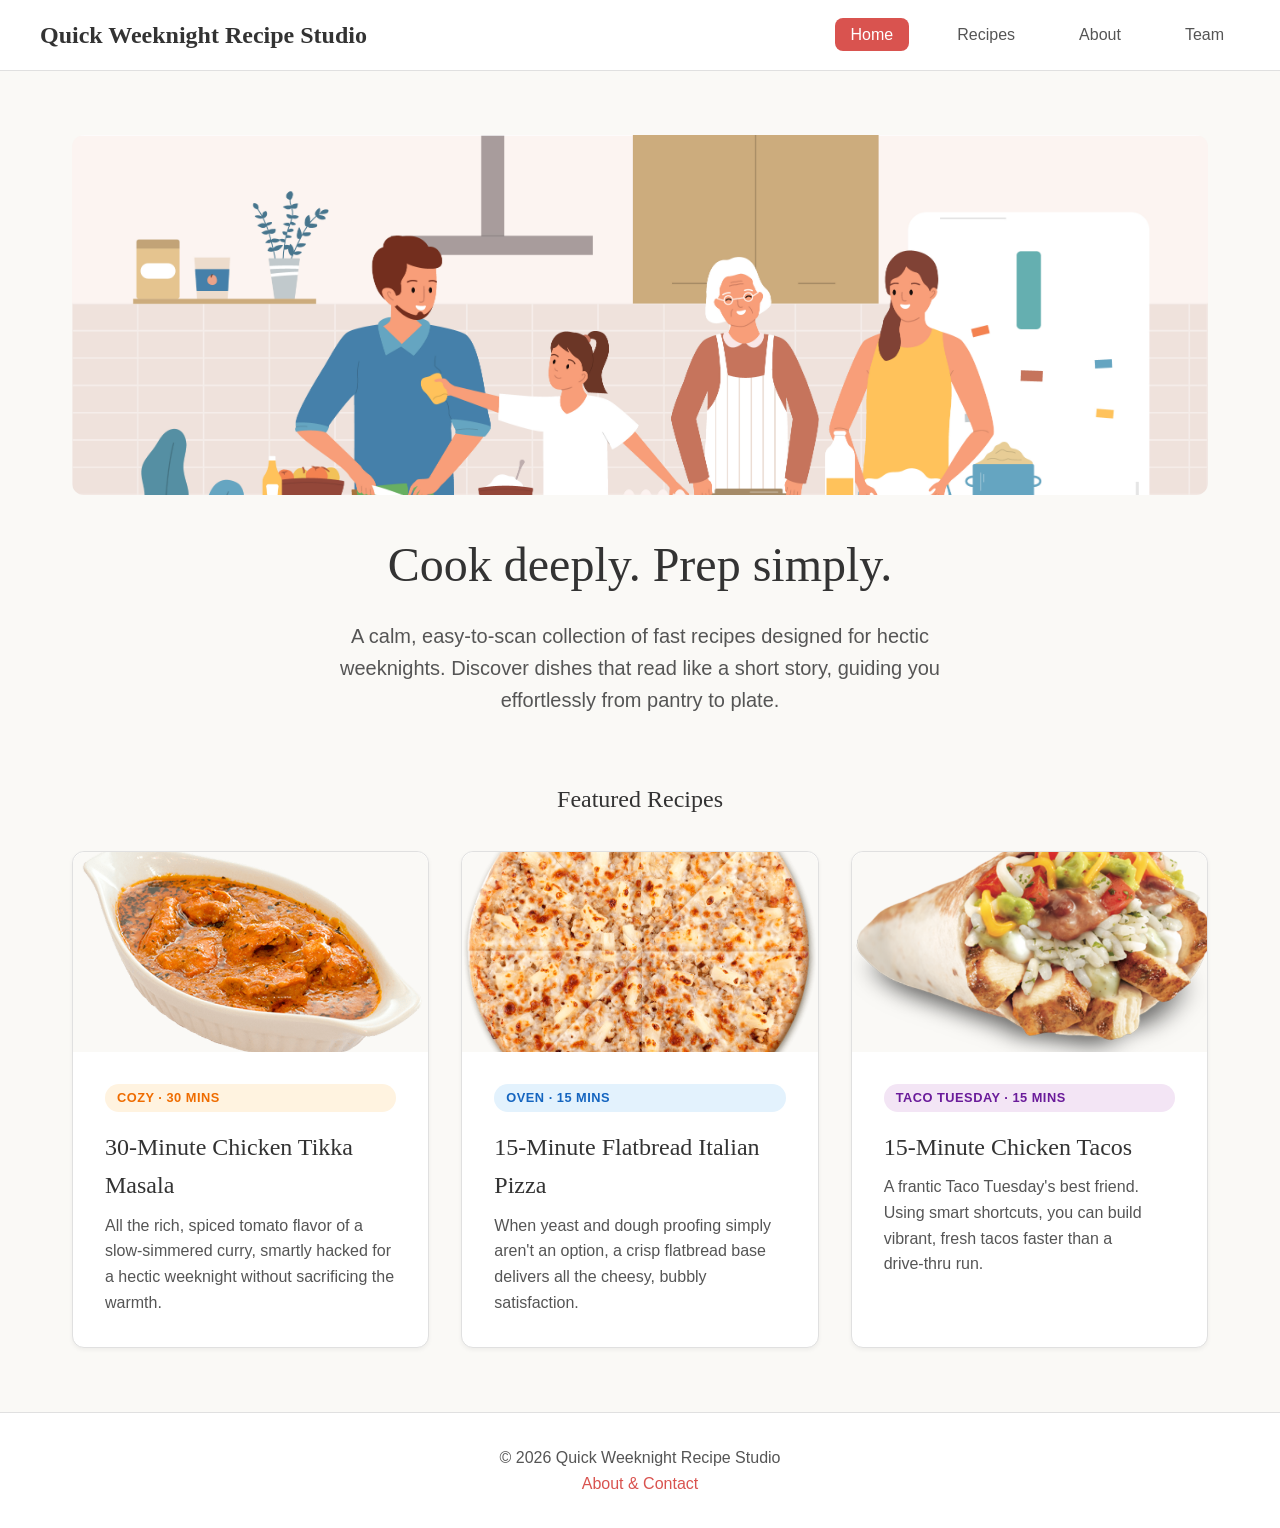
<file: index.html>
<!DOCTYPE html>
<html lang="en">
  <head>
    <meta charset="UTF-8" />
    <meta name="viewport" content="width=device-width, initial-scale=1.0" />
    <meta name="description" content="Quick Weeknight Recipe Studio - fast recipes for busy weeknights" />
    <title>Home · Quick Weeknight Recipe Studio</title>
    <link rel="stylesheet" href="styles.css" />
  </head>
  <body>
    <header class="site-header">
      <nav class="main-nav" aria-label="Primary">
        <a href="index.html" class="logo">Quick Weeknight Recipe Studio</a>
        <ul class="nav-links" id="nav-links">
          <li><a href="index.html" class="active" aria-current="page">Home</a></li>
          <li><a href="recipes.html">Recipes</a></li>
          <li><a href="about.html">About</a></li>
          <li><a href="team-introduction.html">Team</a></li>
        </ul>
      </nav>
    </header>

    <main class="page-main">
      <section class="hero">
        <div class="hero-img-wrap">
          <img src="images/family_cooking.png" alt="Family cooking together in the kitchen" class="hero-img" />
        </div>
        <h1>Cook deeply. Prep simply.</h1>
        <p>A calm, easy-to-scan collection of fast recipes designed for hectic weeknights. Discover dishes that read like a short story, guiding you effortlessly from pantry to plate.</p>
      </section>

      <section aria-labelledby="featured-heading">
        <h2 id="featured-heading" style="margin-bottom: var(--space-md); text-align: center;">Featured Recipes</h2>
        <div class="recipe-grid">
          <article class="recipe-card">
            <div class="recipe-card-img-wrap">
              <img src="images/chicken_tikka.png" alt="Plate of chicken tikka masala with rice" class="recipe-card-img" />
            </div>
            <div class="recipe-card-body">
              <p class="chip chip-cozy">Cozy · 30 mins</p>
              <h2><a href="recipe-chicken-tikka-masala.html">30‑Minute Chicken Tikka Masala</a></h2>
              <p>All the rich, spiced tomato flavor of a slow‑simmered curry, smartly hacked for a hectic weeknight without sacrificing the warmth.</p>
            </div>
          </article>
          
          <article class="recipe-card">
            <div class="recipe-card-img-wrap">
              <img src="images/flatbread_pizza.png" alt="Flatbread Italian pizza with cheese and basil" class="recipe-card-img" />
            </div>
            <div class="recipe-card-body">
              <p class="chip chip-oven">Oven · 15 mins</p>
              <h2><a href="recipe-flatbread-pizza.html">15‑Minute Flatbread Italian Pizza</a></h2>
              <p>When yeast and dough proofing simply aren't an option, a crisp flatbread base delivers all the cheesy, bubbly satisfaction.</p>
            </div>
          </article>

          <article class="recipe-card">
            <div class="recipe-card-img-wrap">
              <img src="images/chicken_tacos.png" alt="Fresh chicken tacos with toppings" class="recipe-card-img" />
            </div>
            <div class="recipe-card-body">
              <p class="chip chip-wraps">Taco Tuesday · 15 mins</p>
              <h2><a href="recipe-chicken-tacos.html">15‑Minute Chicken Tacos</a></h2>
              <p>A frantic Taco Tuesday's best friend. Using smart shortcuts, you can build vibrant, fresh tacos faster than a drive‑thru run.</p>
            </div>
          </article>
        </div>
      </section>
    </main>

    <footer class="site-footer" role="contentinfo">
      <p>&copy; 2026 Quick Weeknight Recipe Studio</p>
      <p><a href="about.html">About & Contact</a></p>
    </footer>
  </body>
</html>
</file>
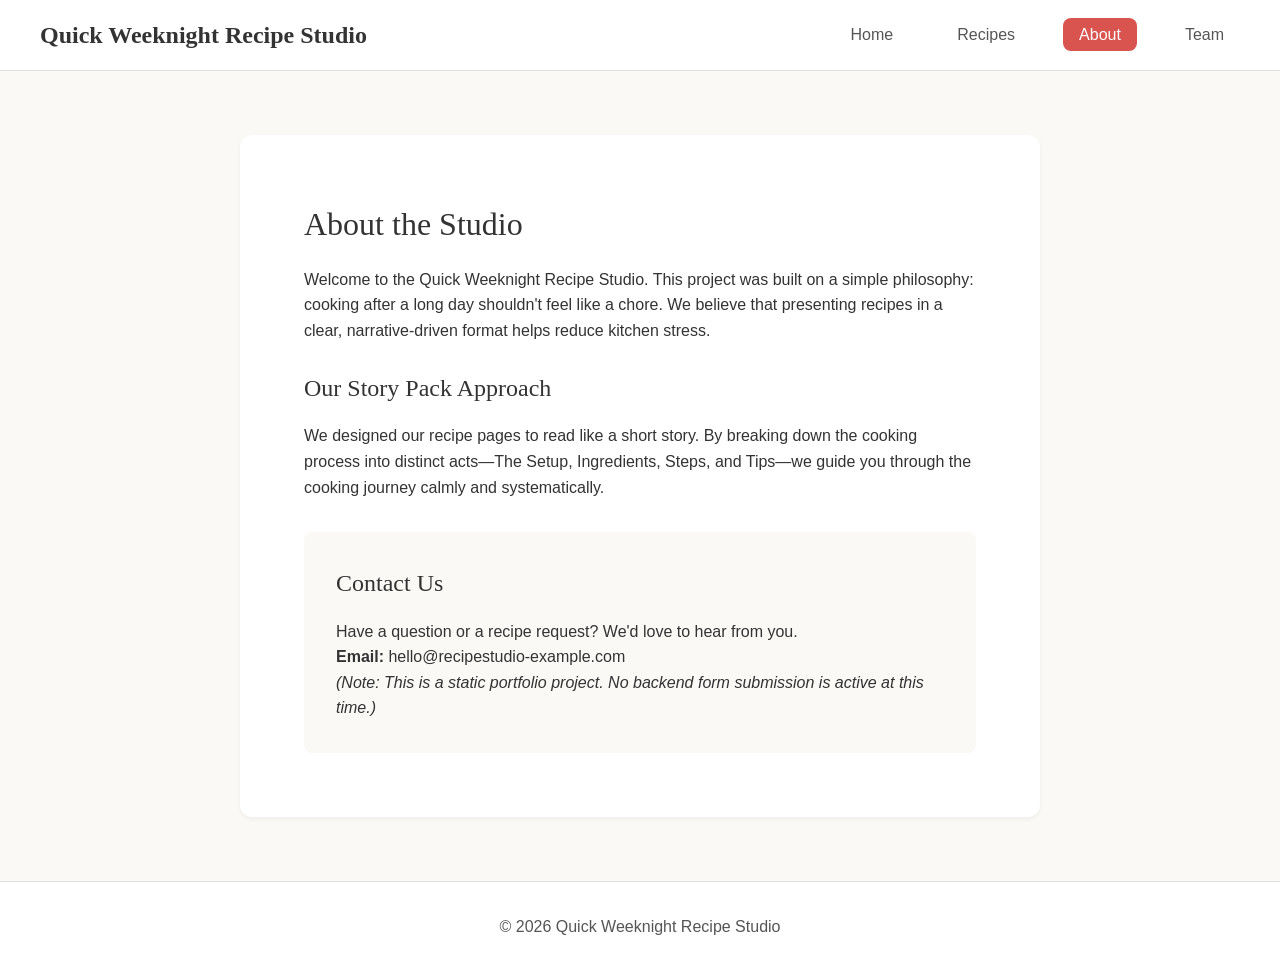
<file: about.html>
<!DOCTYPE html>
<html lang="en">
  <head>
    <meta charset="UTF-8" />
    <meta name="viewport" content="width=device-width, initial-scale=1.0" />
    <meta name="description" content="Quick Weeknight Recipe Studio - fast recipes for busy weeknights" />
    <title>About · Quick Weeknight Recipe Studio</title>
    <link rel="stylesheet" href="styles.css" />
  </head>
  <body>
    <header class="site-header">
      <nav class="main-nav" aria-label="Primary">
        <a href="index.html" class="logo">Quick Weeknight Recipe Studio</a>
        <ul class="nav-links" id="nav-links">
          <li><a href="index.html">Home</a></li>
          <li><a href="recipes.html">Recipes</a></li>
          <li><a href="about.html" class="active" aria-current="page">About</a></li>
          <li><a href="team-introduction.html">Team</a></li>
        </ul>
      </nav>
    </header>

    <main class="page-main">
      <div class="about-container">
        <h1>About the Studio</h1>
        <p>Welcome to the Quick Weeknight Recipe Studio. This project was built on a simple philosophy: cooking after a long day shouldn't feel like a chore. We believe that presenting recipes in a clear, narrative-driven format helps reduce kitchen stress.</p>
        
        <br>

        <h2>Our Story Pack Approach</h2>
        <p>We designed our recipe pages to read like a short story. By breaking down the cooking process into distinct acts—The Setup, Ingredients, Steps, and Tips—we guide you through the cooking journey calmly and systematically.</p>

        <div class="contact-info">
          <h2>Contact Us</h2>
          <p>Have a question or a recipe request? We'd love to hear from you.</p>
          <p><strong>Email:</strong> hello@recipestudio-example.com</p>
          <p><em>(Note: This is a static portfolio project. No backend form submission is active at this time.)</em></p>
        </div>
      </div>
    </main>

    <footer class="site-footer" role="contentinfo">
      <p>&copy; 2026 Quick Weeknight Recipe Studio</p>
    </footer>
  </body>
</html>
</file>
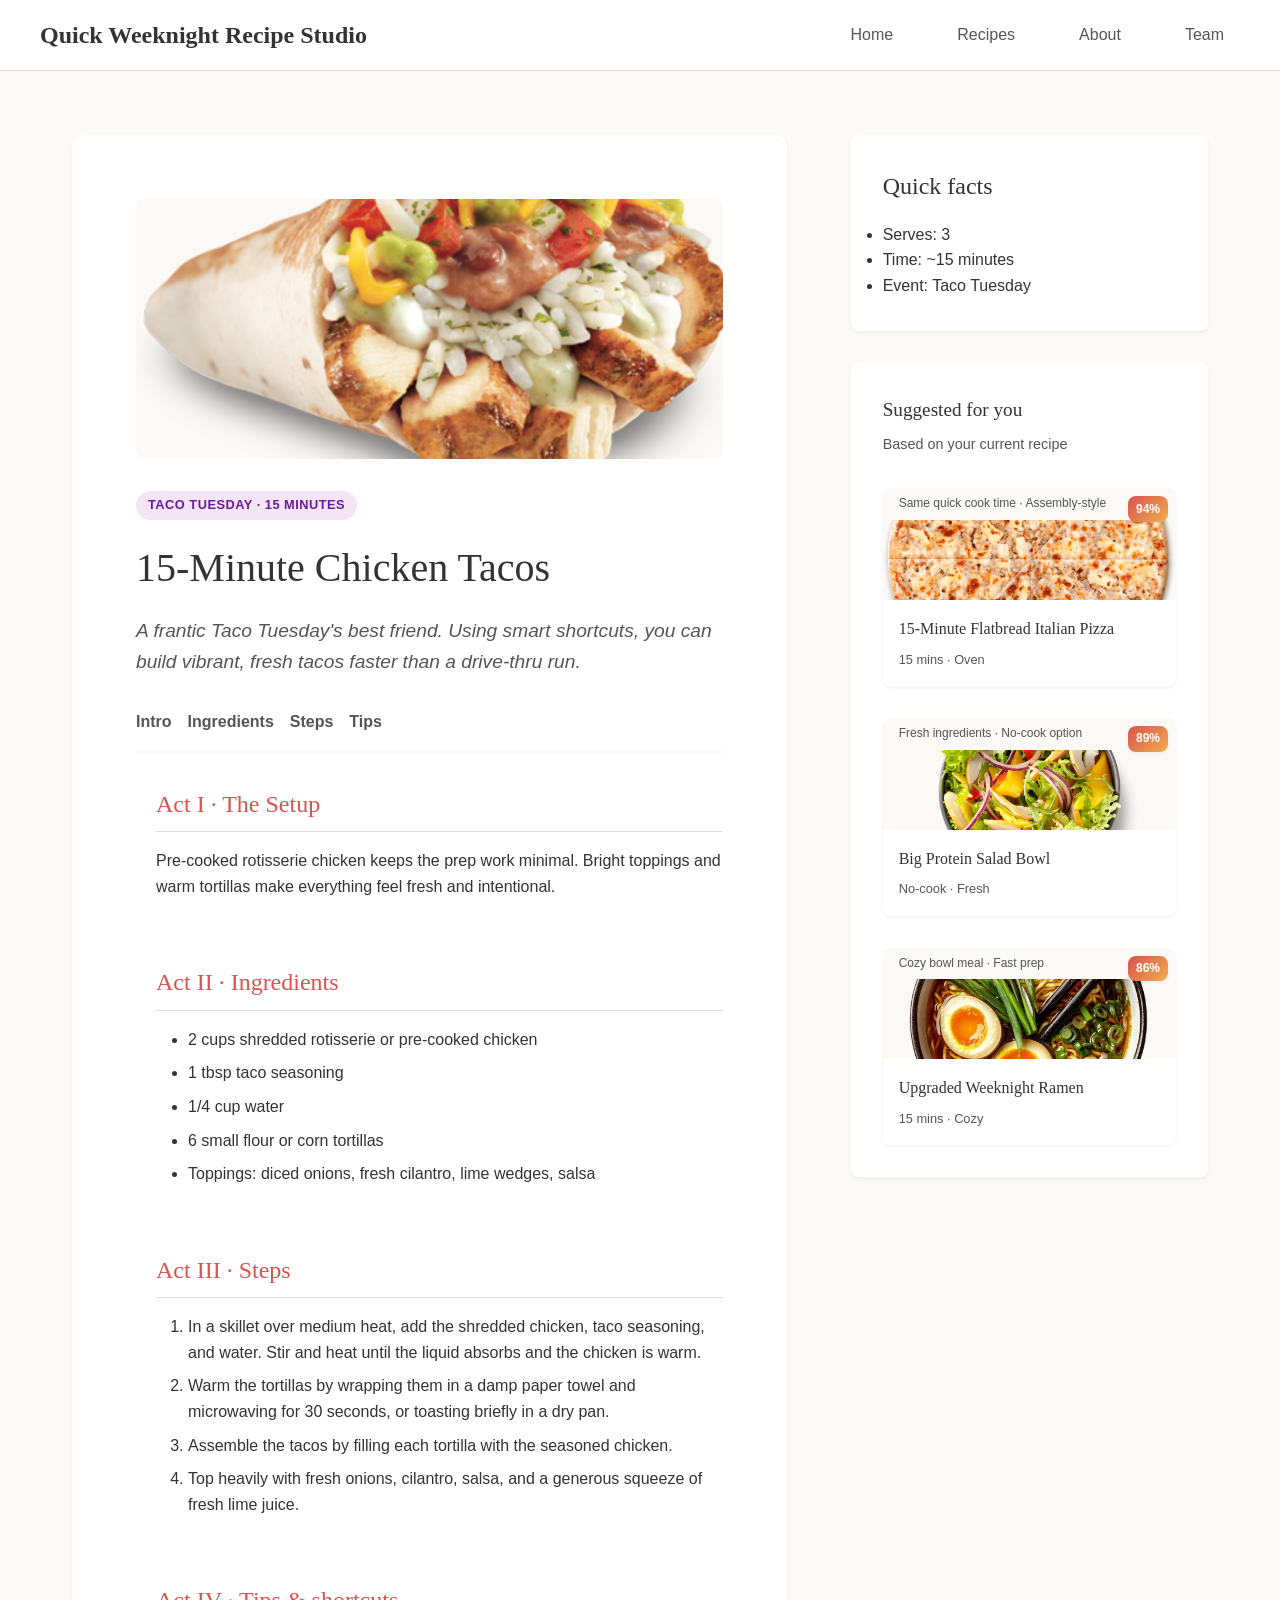
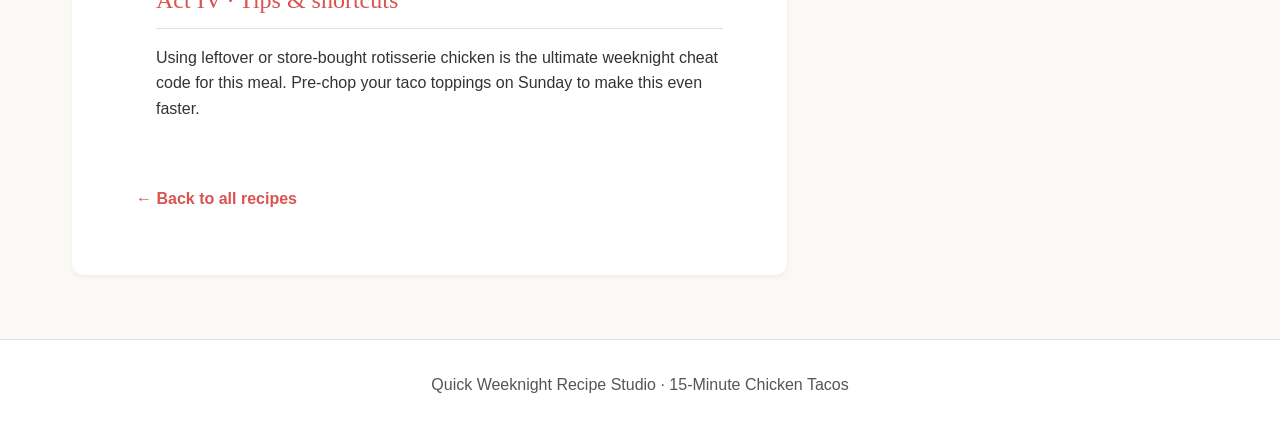
<file: recipe-chicken-tacos.html>
<!DOCTYPE html>
<html lang="en">
  <head>
    <meta charset="UTF-8" />
    <meta name="viewport" content="width=device-width, initial-scale=1.0" />
    <meta name="description" content="Quick Weeknight Recipe Studio - fast recipes for busy weeknights" />
    <title>15‑Minute Chicken Tacos · Quick Weeknight Recipe Studio</title>
    <link rel="stylesheet" href="styles.css" />
  </head>
  <body>
    <header class="site-header">
      <nav class="main-nav" aria-label="Primary">
        <a href="index.html" class="logo">Quick Weeknight Recipe Studio</a>
        <ul class="nav-links" id="nav-links">
          <li><a href="index.html">Home</a></li>
          <li><a href="recipes.html">Recipes</a></li>
          <li><a href="about.html">About</a></li>
          <li><a href="team-introduction.html">Team</a></li>
        </ul>
      </nav>
    </header>

    <main class="page-main recipe-layout">
      <article class="recipe-article">
        <header class="recipe-hero">
          <div class="recipe-hero-img-wrap">
            <img src="images/chicken_tacos.png" alt="Fresh chicken tacos with toppings" class="recipe-hero-img" />
          </div>
          <p class="chip chip-wraps">Taco Tuesday · 15 minutes</p>
          <h1>15‑Minute Chicken Tacos</h1>
          <p class="recipe-intro">
            A frantic Taco Tuesday&apos;s best friend. Using smart shortcuts,
            you can build vibrant, fresh tacos faster than a drive‑thru run.
          </p>
        </header>

        <nav class="recipe-nav" aria-label="Recipe sections">
          <a href="#intro">Intro</a>
          <a href="#ingredients">Ingredients</a>
          <a href="#steps">Steps</a>
          <a href="#tips">Tips</a>
        </nav>

        <section class="recipe-section" id="intro" aria-labelledby="intro-title">
          <h2 id="intro-title">Act I · The Setup</h2>
          <p>
            Pre‑cooked rotisserie chicken keeps the prep work minimal. Bright
            toppings and warm tortillas make everything feel fresh and
            intentional.
          </p>
        </section>

        <section class="recipe-section" id="ingredients" aria-labelledby="ingredients-title">
          <h2 id="ingredients-title">Act II · Ingredients</h2>
          <ul>
            <li>2 cups shredded rotisserie or pre‑cooked chicken</li>
            <li>1 tbsp taco seasoning</li>
            <li>1/4 cup water</li>
            <li>6 small flour or corn tortillas</li>
            <li>Toppings: diced onions, fresh cilantro, lime wedges, salsa</li>
          </ul>
        </section>

        <section class="recipe-section" id="steps" aria-labelledby="steps-title">
          <h2 id="steps-title">Act III · Steps</h2>
          <ol>
            <li>
              In a skillet over medium heat, add the shredded chicken, taco
              seasoning, and water. Stir and heat until the liquid absorbs and
              the chicken is warm.
            </li>
            <li>
              Warm the tortillas by wrapping them in a damp paper towel and
              microwaving for 30 seconds, or toasting briefly in a dry pan.
            </li>
            <li>
              Assemble the tacos by filling each tortilla with the seasoned
              chicken.
            </li>
            <li>
              Top heavily with fresh onions, cilantro, salsa, and a generous
              squeeze of fresh lime juice.
            </li>
          </ol>
        </section>

        <section class="recipe-section recipe-section-tip" id="tips" aria-labelledby="tips-title">
          <h2 id="tips-title">Act IV · Tips &amp; shortcuts</h2>
          <p>
            Using leftover or store‑bought rotisserie chicken is the ultimate
            weeknight cheat code for this meal. Pre‑chop your taco toppings on
            Sunday to make this even faster.
          </p>
        </section>

        <p class="recipe-back-link">
          <a href="recipes.html">&larr; Back to all recipes</a>
        </p>
      </article>

      <aside class="recipe-aside" aria-label="Quick facts">
        <div class="aside-card">
          <h2>Quick facts</h2>
          <ul>
            <li>Serves: 3</li>
            <li>Time: ~15 minutes</li>
            <li>Event: Taco Tuesday</li>
          </ul>
        </div>
        <section class="recommendations aside-recommendations" aria-labelledby="suggested-heading">
          <h2 id="suggested-heading">Suggested for you</h2>
          <p class="recommendations-hint">Based on your current recipe</p>
          <div class="recommendation-grid">
            <article class="recommendation-card">
              <span class="recommendation-confidence" aria-label="94% match">94%</span>
              <p class="recommendation-reason">Same quick cook time · Assembly-style</p>
              <div class="recommendation-card-img-wrap">
                <img src="images/flatbread_pizza.png" alt="Flatbread pizza" />
              </div>
              <div class="recommendation-card-body">
                <h3><a href="recipe-flatbread-pizza.html">15‑Minute Flatbread Italian Pizza</a></h3>
                <p>15 mins · Oven</p>
              </div>
            </article>
            <article class="recommendation-card">
              <span class="recommendation-confidence" aria-label="89% match">89%</span>
              <p class="recommendation-reason">Fresh ingredients · No-cook option</p>
              <div class="recommendation-card-img-wrap">
                <img src="images/salad_bowl.png" alt="Protein salad bowl" />
              </div>
              <div class="recommendation-card-body">
                <h3><a href="recipe-protein-salad-bowl.html">Big Protein Salad Bowl</a></h3>
                <p>No-cook · Fresh</p>
              </div>
            </article>
            <article class="recommendation-card">
              <span class="recommendation-confidence" aria-label="86% match">86%</span>
              <p class="recommendation-reason">Cozy bowl meal · Fast prep</p>
              <div class="recommendation-card-img-wrap">
                <img src="images/ramen.png" alt="Upgraded ramen" />
              </div>
              <div class="recommendation-card-body">
                <h3><a href="recipe-upgraded-ramen.html">Upgraded Weeknight Ramen</a></h3>
                <p>15 mins · Cozy</p>
              </div>
            </article>
          </div>
        </section>
      </aside>
    </main>

    <footer class="site-footer" role="contentinfo">
      <p>Quick Weeknight Recipe Studio · 15‑Minute Chicken Tacos</p>
    </footer>
  </body>
</html>
</file>
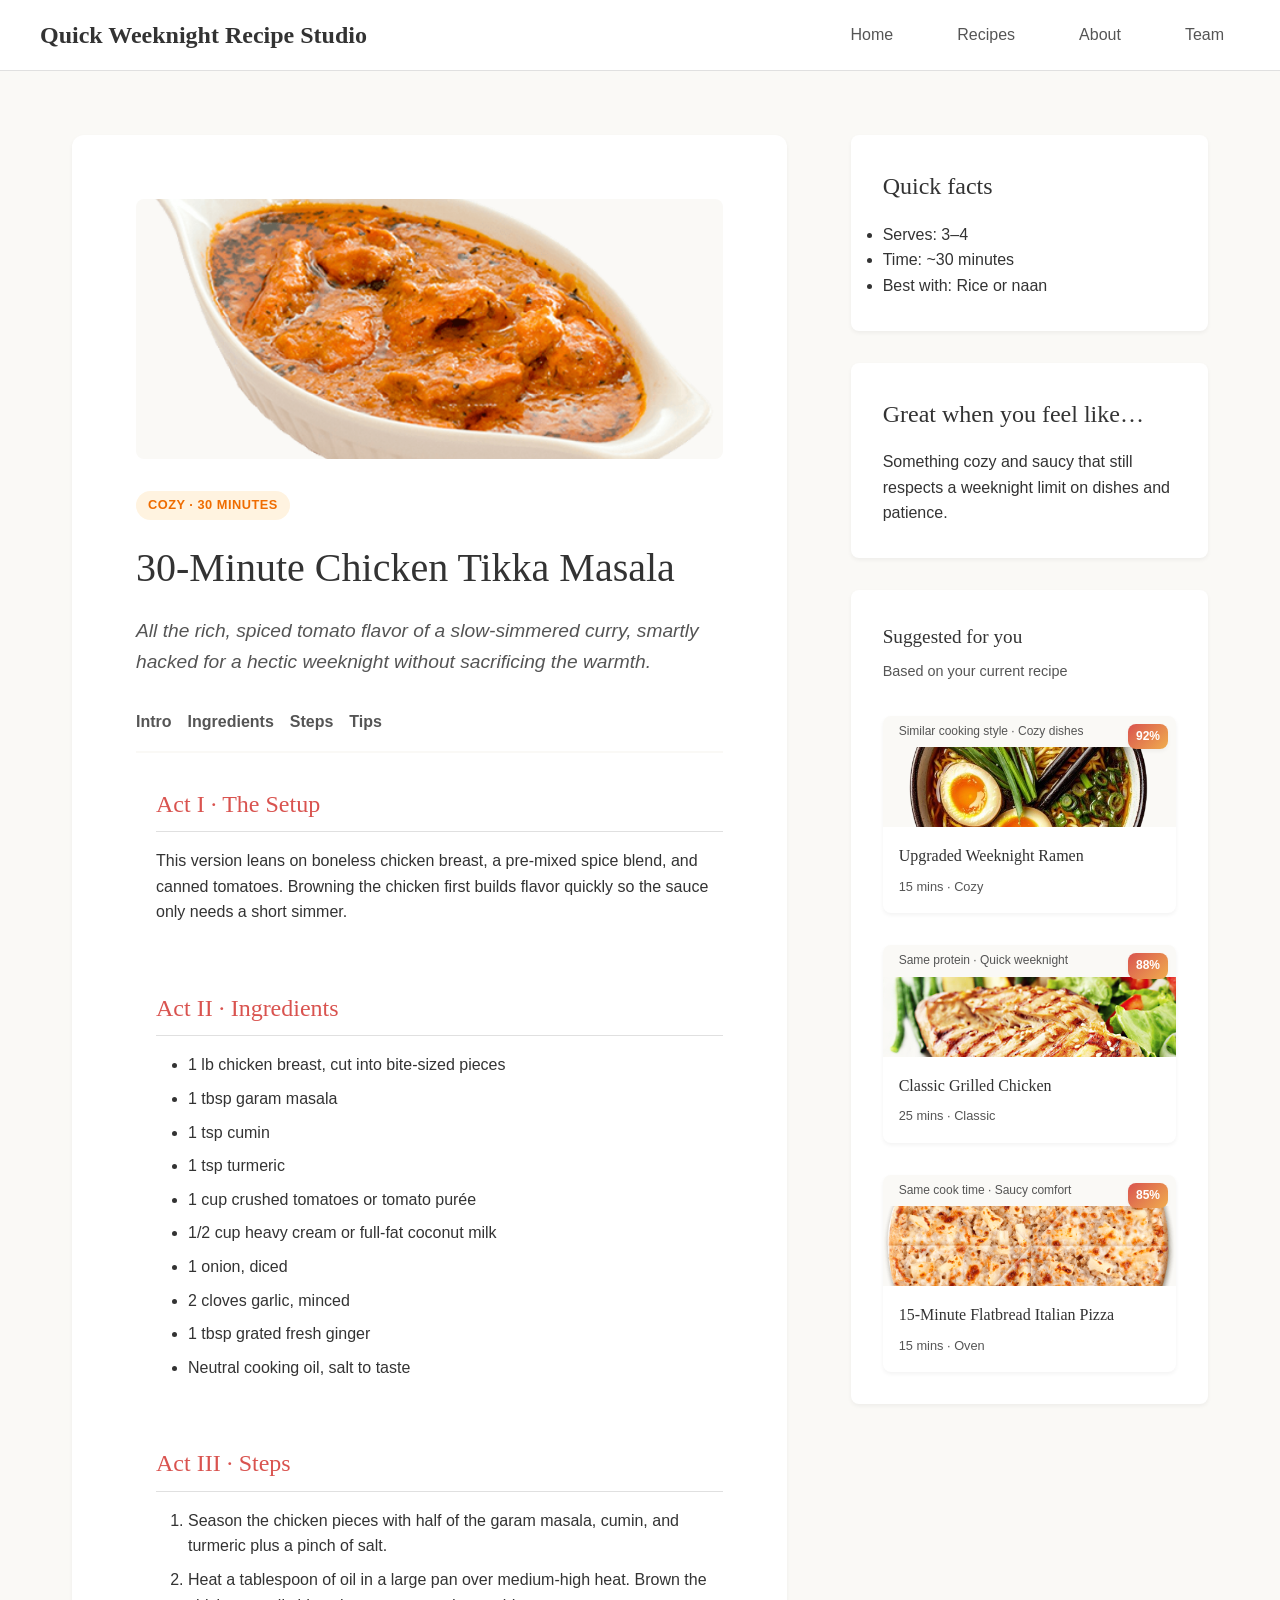
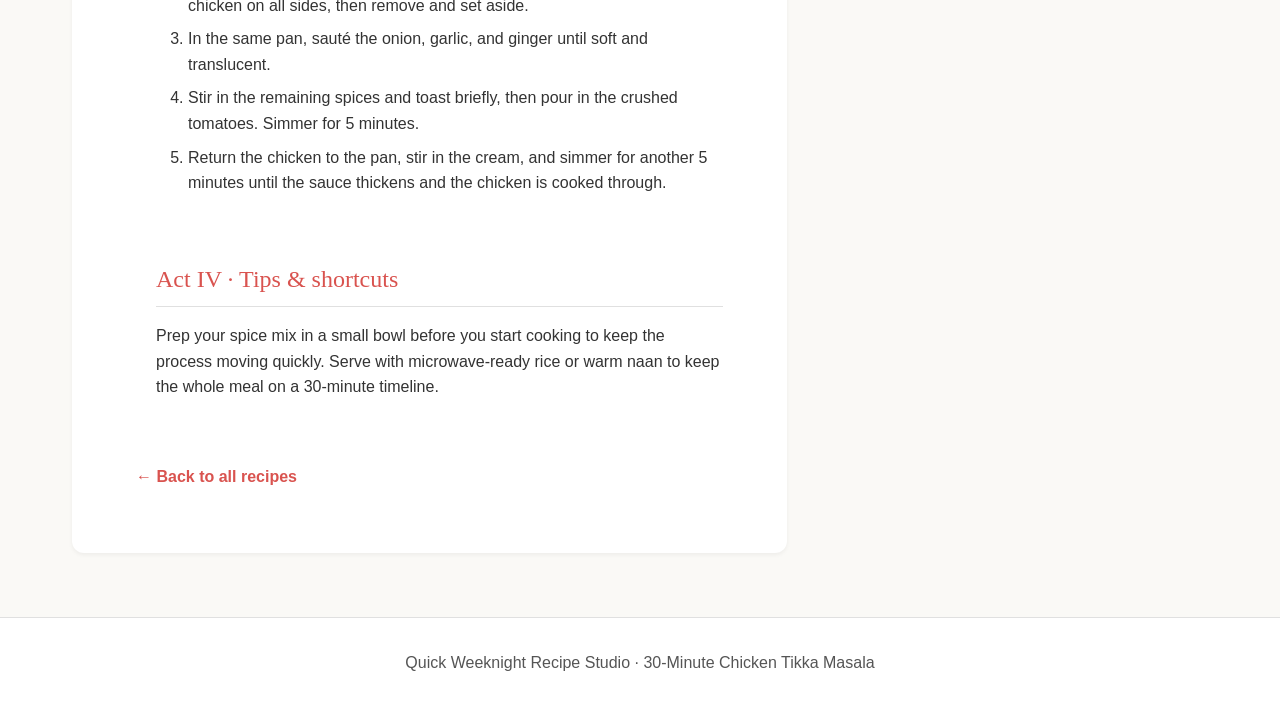
<file: recipe-chicken-tikka-masala.html>
<!DOCTYPE html>
<html lang="en">
  <head>
    <meta charset="UTF-8" />
    <meta name="viewport" content="width=device-width, initial-scale=1.0" />
    <meta name="description" content="Quick Weeknight Recipe Studio - fast recipes for busy weeknights" />
    <title>30‑Minute Chicken Tikka Masala · Quick Weeknight Recipe Studio</title>
    <link rel="stylesheet" href="styles.css" />
  </head>
  <body>
    <header class="site-header">
      <nav class="main-nav" aria-label="Primary">
        <a href="index.html" class="logo">Quick Weeknight Recipe Studio</a>
        <ul class="nav-links" id="nav-links">
          <li><a href="index.html">Home</a></li>
          <li><a href="recipes.html">Recipes</a></li>
          <li><a href="about.html">About</a></li>
          <li><a href="team-introduction.html">Team</a></li>
        </ul>
      </nav>
    </header>

    <main class="page-main recipe-layout">
      <article class="recipe-article">
        <header class="recipe-hero">
          <div class="recipe-hero-img-wrap">
            <img src="images/chicken_tikka.png" alt="Plate of chicken tikka masala with rice" class="recipe-hero-img" />
          </div>
          <p class="chip chip-cozy">Cozy · 30 minutes</p>
          <h1>30‑Minute Chicken Tikka Masala</h1>
          <p class="recipe-intro">
            All the rich, spiced tomato flavor of a slow‑simmered curry,
            smartly hacked for a hectic weeknight without sacrificing the
            warmth.
          </p>
        </header>

        <nav class="recipe-nav" aria-label="Recipe sections">
          <a href="#intro">Intro</a>
          <a href="#ingredients">Ingredients</a>
          <a href="#steps">Steps</a>
          <a href="#tips">Tips</a>
        </nav>

        <section class="recipe-section" id="intro" aria-labelledby="intro-title">
          <h2 id="intro-title">Act I · The Setup</h2>
          <p>
            This version leans on boneless chicken breast, a pre‑mixed spice
            blend, and canned tomatoes. Browning the chicken first builds flavor
            quickly so the sauce only needs a short simmer.
          </p>
        </section>

        <section class="recipe-section" id="ingredients" aria-labelledby="ingredients-title">
          <h2 id="ingredients-title">Act II · Ingredients</h2>
          <ul>
            <li>1 lb chicken breast, cut into bite‑sized pieces</li>
            <li>1 tbsp garam masala</li>
            <li>1 tsp cumin</li>
            <li>1 tsp turmeric</li>
            <li>1 cup crushed tomatoes or tomato purée</li>
            <li>1/2 cup heavy cream or full‑fat coconut milk</li>
            <li>1 onion, diced</li>
            <li>2 cloves garlic, minced</li>
            <li>1 tbsp grated fresh ginger</li>
            <li>Neutral cooking oil, salt to taste</li>
          </ul>
        </section>

        <section class="recipe-section" id="steps" aria-labelledby="steps-title">
          <h2 id="steps-title">Act III · Steps</h2>
          <ol>
            <li>
              Season the chicken pieces with half of the garam masala, cumin,
              and turmeric plus a pinch of salt.
            </li>
            <li>
              Heat a tablespoon of oil in a large pan over medium‑high heat.
              Brown the chicken on all sides, then remove and set aside.
            </li>
            <li>
              In the same pan, sauté the onion, garlic, and ginger until soft
              and translucent.
            </li>
            <li>
              Stir in the remaining spices and toast briefly, then pour in the
              crushed tomatoes. Simmer for 5 minutes.
            </li>
            <li>
              Return the chicken to the pan, stir in the cream, and simmer for
              another 5 minutes until the sauce thickens and the chicken is
              cooked through.
            </li>
          </ol>
        </section>

        <section class="recipe-section recipe-section-tip" id="tips" aria-labelledby="tips-title">
          <h2 id="tips-title">Act IV · Tips &amp; shortcuts</h2>
          <p>
            Prep your spice mix in a small bowl before you start cooking to keep
            the process moving quickly. Serve with microwave‑ready rice or warm
            naan to keep the whole meal on a 30‑minute timeline.
          </p>
        </section>

        <p class="recipe-back-link">
          <a href="recipes.html">&larr; Back to all recipes</a>
        </p>
      </article>

      <aside class="recipe-aside" aria-label="Quick facts">
        <div class="aside-card">
          <h2>Quick facts</h2>
          <ul>
            <li>Serves: 3–4</li>
            <li>Time: ~30 minutes</li>
            <li>Best with: Rice or naan</li>
          </ul>
        </div>
        <div class="aside-card">
          <h2>Great when you feel like…</h2>
          <p>
            Something cozy and saucy that still respects a weeknight limit on
            dishes and patience.
          </p>
        </div>
        <section class="recommendations aside-recommendations" aria-labelledby="suggested-heading">
          <h2 id="suggested-heading">Suggested for you</h2>
          <p class="recommendations-hint">Based on your current recipe</p>
          <div class="recommendation-grid">
            <article class="recommendation-card">
              <span class="recommendation-confidence" aria-label="92% match">92%</span>
              <p class="recommendation-reason">Similar cooking style · Cozy dishes</p>
              <div class="recommendation-card-img-wrap">
                <img src="images/ramen.png" alt="Upgraded ramen bowl" />
              </div>
              <div class="recommendation-card-body">
                <h3><a href="recipe-upgraded-ramen.html">Upgraded Weeknight Ramen</a></h3>
                <p>15 mins · Cozy</p>
              </div>
            </article>
            <article class="recommendation-card">
              <span class="recommendation-confidence" aria-label="88% match">88%</span>
              <p class="recommendation-reason">Same protein · Quick weeknight</p>
              <div class="recommendation-card-img-wrap">
                <img src="images/grilled_chicken.png" alt="Grilled chicken" />
              </div>
              <div class="recommendation-card-body">
                <h3><a href="recipe-classic-grilled-chicken.html">Classic Grilled Chicken</a></h3>
                <p>25 mins · Classic</p>
              </div>
            </article>
            <article class="recommendation-card">
              <span class="recommendation-confidence" aria-label="85% match">85%</span>
              <p class="recommendation-reason">Same cook time · Saucy comfort</p>
              <div class="recommendation-card-img-wrap">
                <img src="images/flatbread_pizza.png" alt="Flatbread pizza" />
              </div>
              <div class="recommendation-card-body">
                <h3><a href="recipe-flatbread-pizza.html">15‑Minute Flatbread Italian Pizza</a></h3>
                <p>15 mins · Oven</p>
              </div>
            </article>
          </div>
        </section>
      </aside>
    </main>

    <footer class="site-footer" role="contentinfo">
      <p>Quick Weeknight Recipe Studio · 30‑Minute Chicken Tikka Masala</p>
    </footer>
  </body>
</html>
</file>
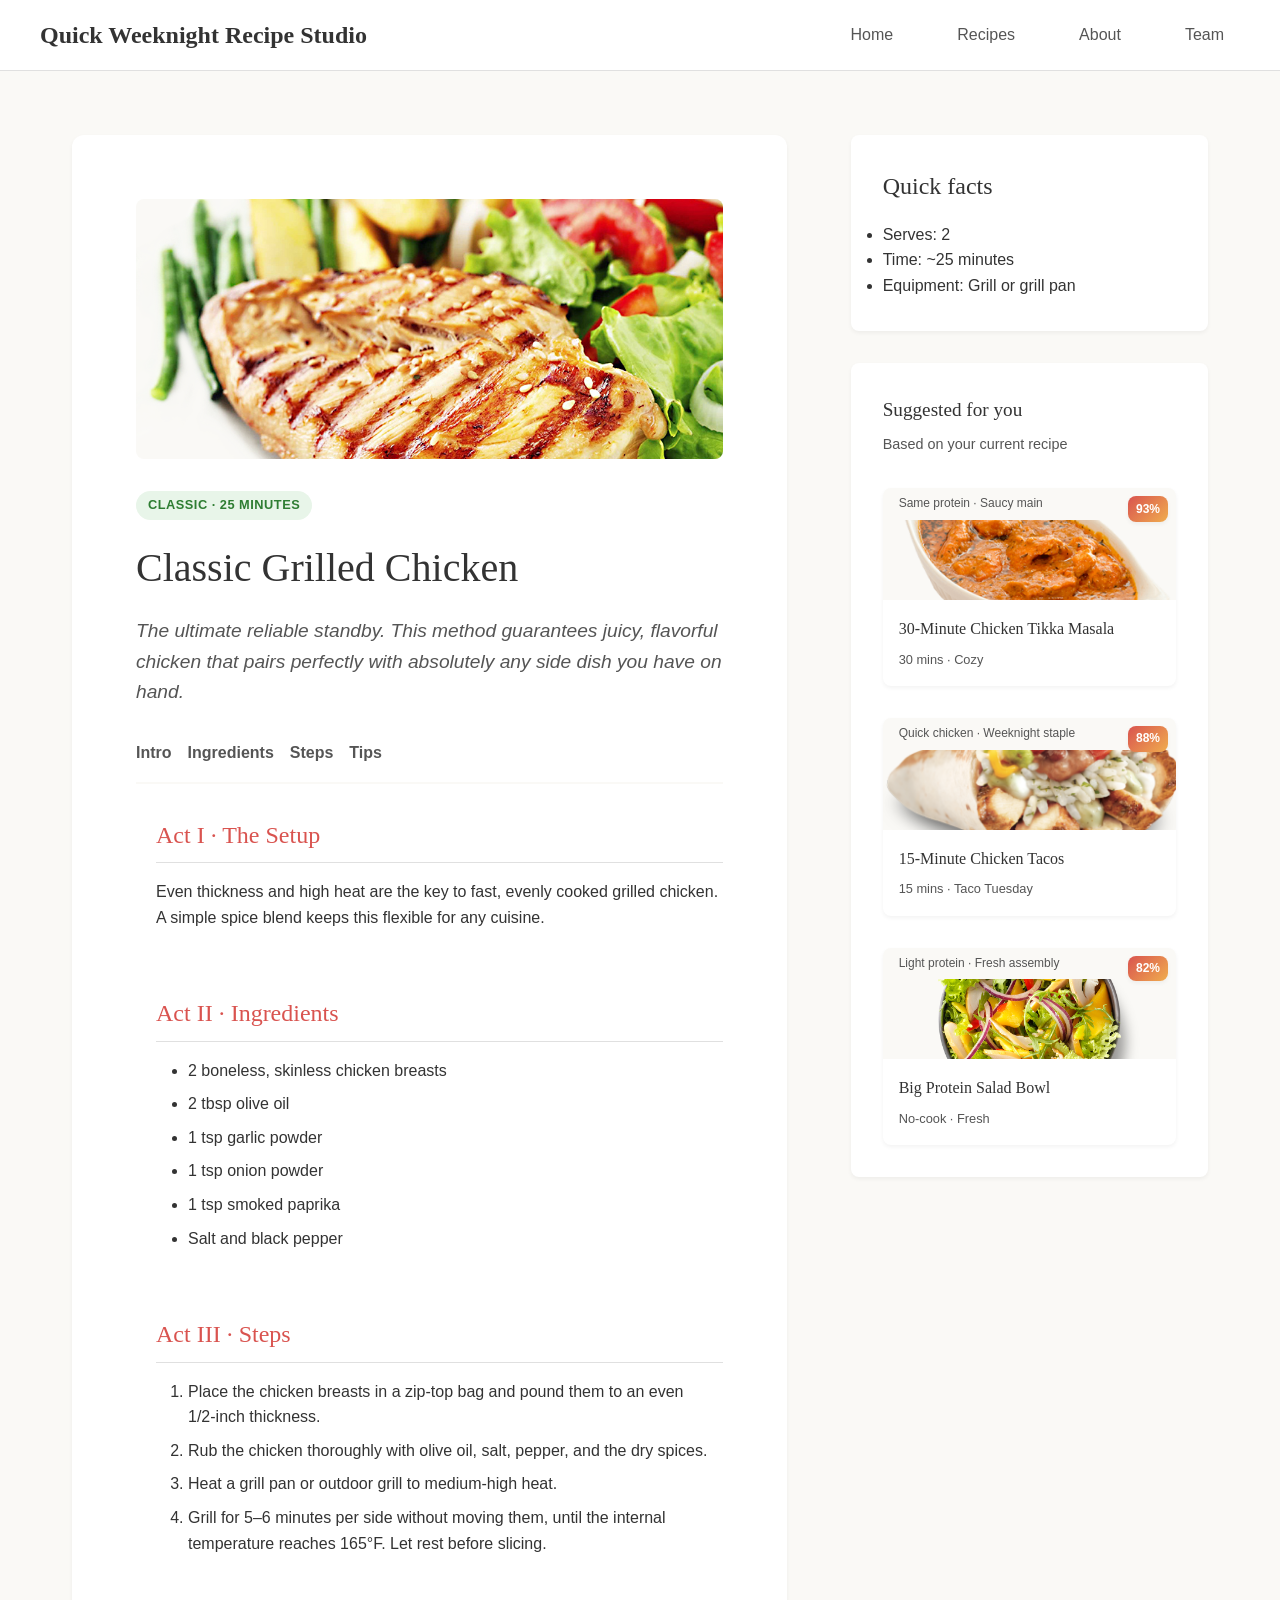
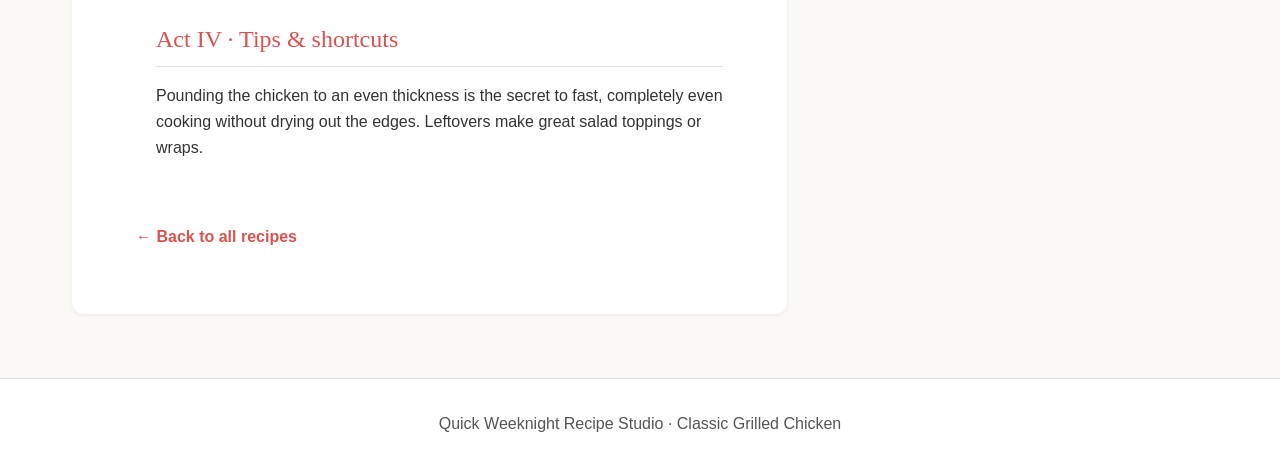
<file: recipe-classic-grilled-chicken.html>
<!DOCTYPE html>
<html lang="en">
  <head>
    <meta charset="UTF-8" />
    <meta name="viewport" content="width=device-width, initial-scale=1.0" />
    <meta name="description" content="Quick Weeknight Recipe Studio - fast recipes for busy weeknights" />
    <title>Classic Grilled Chicken · Quick Weeknight Recipe Studio</title>
    <link rel="stylesheet" href="styles.css" />
  </head>
  <body>
    <header class="site-header">
      <nav class="main-nav" aria-label="Primary">
        <a href="index.html" class="logo">Quick Weeknight Recipe Studio</a>
        <ul class="nav-links" id="nav-links">
          <li><a href="index.html">Home</a></li>
          <li><a href="recipes.html">Recipes</a></li>
          <li><a href="about.html">About</a></li>
          <li><a href="team-introduction.html">Team</a></li>
        </ul>
      </nav>
    </header>

    <main class="page-main recipe-layout">
      <article class="recipe-article">
        <header class="recipe-hero">
          <div class="recipe-hero-img-wrap">
            <img src="images/grilled_chicken.png" alt="Grilled chicken breast with herbs" class="recipe-hero-img" />
          </div>
          <p class="chip chip-grill">Classic · 25 minutes</p>
          <h1>Classic Grilled Chicken</h1>
          <p class="recipe-intro">
            The ultimate reliable standby. This method guarantees juicy,
            flavorful chicken that pairs perfectly with absolutely any side dish
            you have on hand.
          </p>
        </header>

        <nav class="recipe-nav" aria-label="Recipe sections">
          <a href="#intro">Intro</a>
          <a href="#ingredients">Ingredients</a>
          <a href="#steps">Steps</a>
          <a href="#tips">Tips</a>
        </nav>

        <section class="recipe-section" id="intro" aria-labelledby="intro-title">
          <h2 id="intro-title">Act I · The Setup</h2>
          <p>
            Even thickness and high heat are the key to fast, evenly cooked
            grilled chicken. A simple spice blend keeps this flexible for any
            cuisine.
          </p>
        </section>

        <section class="recipe-section" id="ingredients" aria-labelledby="ingredients-title">
          <h2 id="ingredients-title">Act II · Ingredients</h2>
          <ul>
            <li>2 boneless, skinless chicken breasts</li>
            <li>2 tbsp olive oil</li>
            <li>1 tsp garlic powder</li>
            <li>1 tsp onion powder</li>
            <li>1 tsp smoked paprika</li>
            <li>Salt and black pepper</li>
          </ul>
        </section>

        <section class="recipe-section" id="steps" aria-labelledby="steps-title">
          <h2 id="steps-title">Act III · Steps</h2>
          <ol>
            <li>
              Place the chicken breasts in a zip‑top bag and pound them to an
              even 1/2‑inch thickness.
            </li>
            <li>
              Rub the chicken thoroughly with olive oil, salt, pepper, and the
              dry spices.
            </li>
            <li>
              Heat a grill pan or outdoor grill to medium‑high heat.
            </li>
            <li>
              Grill for 5–6 minutes per side without moving them, until the
              internal temperature reaches 165°F. Let rest before slicing.
            </li>
          </ol>
        </section>

        <section class="recipe-section recipe-section-tip" id="tips" aria-labelledby="tips-title">
          <h2 id="tips-title">Act IV · Tips &amp; shortcuts</h2>
          <p>
            Pounding the chicken to an even thickness is the secret to fast,
            completely even cooking without drying out the edges. Leftovers make
            great salad toppings or wraps.
          </p>
        </section>

        <p class="recipe-back-link">
          <a href="recipes.html">&larr; Back to all recipes</a>
        </p>
      </article>

      <aside class="recipe-aside" aria-label="Quick facts">
        <div class="aside-card">
          <h2>Quick facts</h2>
          <ul>
            <li>Serves: 2</li>
            <li>Time: ~25 minutes</li>
            <li>Equipment: Grill or grill pan</li>
          </ul>
        </div>
        <section class="recommendations aside-recommendations" aria-labelledby="suggested-heading">
          <h2 id="suggested-heading">Suggested for you</h2>
          <p class="recommendations-hint">Based on your current recipe</p>
          <div class="recommendation-grid">
            <article class="recommendation-card">
              <span class="recommendation-confidence" aria-label="93% match">93%</span>
              <p class="recommendation-reason">Same protein · Saucy main</p>
              <div class="recommendation-card-img-wrap">
                <img src="images/chicken_tikka.png" alt="Chicken tikka masala" />
              </div>
              <div class="recommendation-card-body">
                <h3><a href="recipe-chicken-tikka-masala.html">30‑Minute Chicken Tikka Masala</a></h3>
                <p>30 mins · Cozy</p>
              </div>
            </article>
            <article class="recommendation-card">
              <span class="recommendation-confidence" aria-label="88% match">88%</span>
              <p class="recommendation-reason">Quick chicken · Weeknight staple</p>
              <div class="recommendation-card-img-wrap">
                <img src="images/chicken_tacos.png" alt="Chicken tacos" />
              </div>
              <div class="recommendation-card-body">
                <h3><a href="recipe-chicken-tacos.html">15‑Minute Chicken Tacos</a></h3>
                <p>15 mins · Taco Tuesday</p>
              </div>
            </article>
            <article class="recommendation-card">
              <span class="recommendation-confidence" aria-label="82% match">82%</span>
              <p class="recommendation-reason">Light protein · Fresh assembly</p>
              <div class="recommendation-card-img-wrap">
                <img src="images/salad_bowl.png" alt="Protein salad bowl" />
              </div>
              <div class="recommendation-card-body">
                <h3><a href="recipe-protein-salad-bowl.html">Big Protein Salad Bowl</a></h3>
                <p>No-cook · Fresh</p>
              </div>
            </article>
          </div>
        </section>
      </aside>
    </main>

    <footer class="site-footer" role="contentinfo">
      <p>Quick Weeknight Recipe Studio · Classic Grilled Chicken</p>
    </footer>
  </body>
</html>
</file>
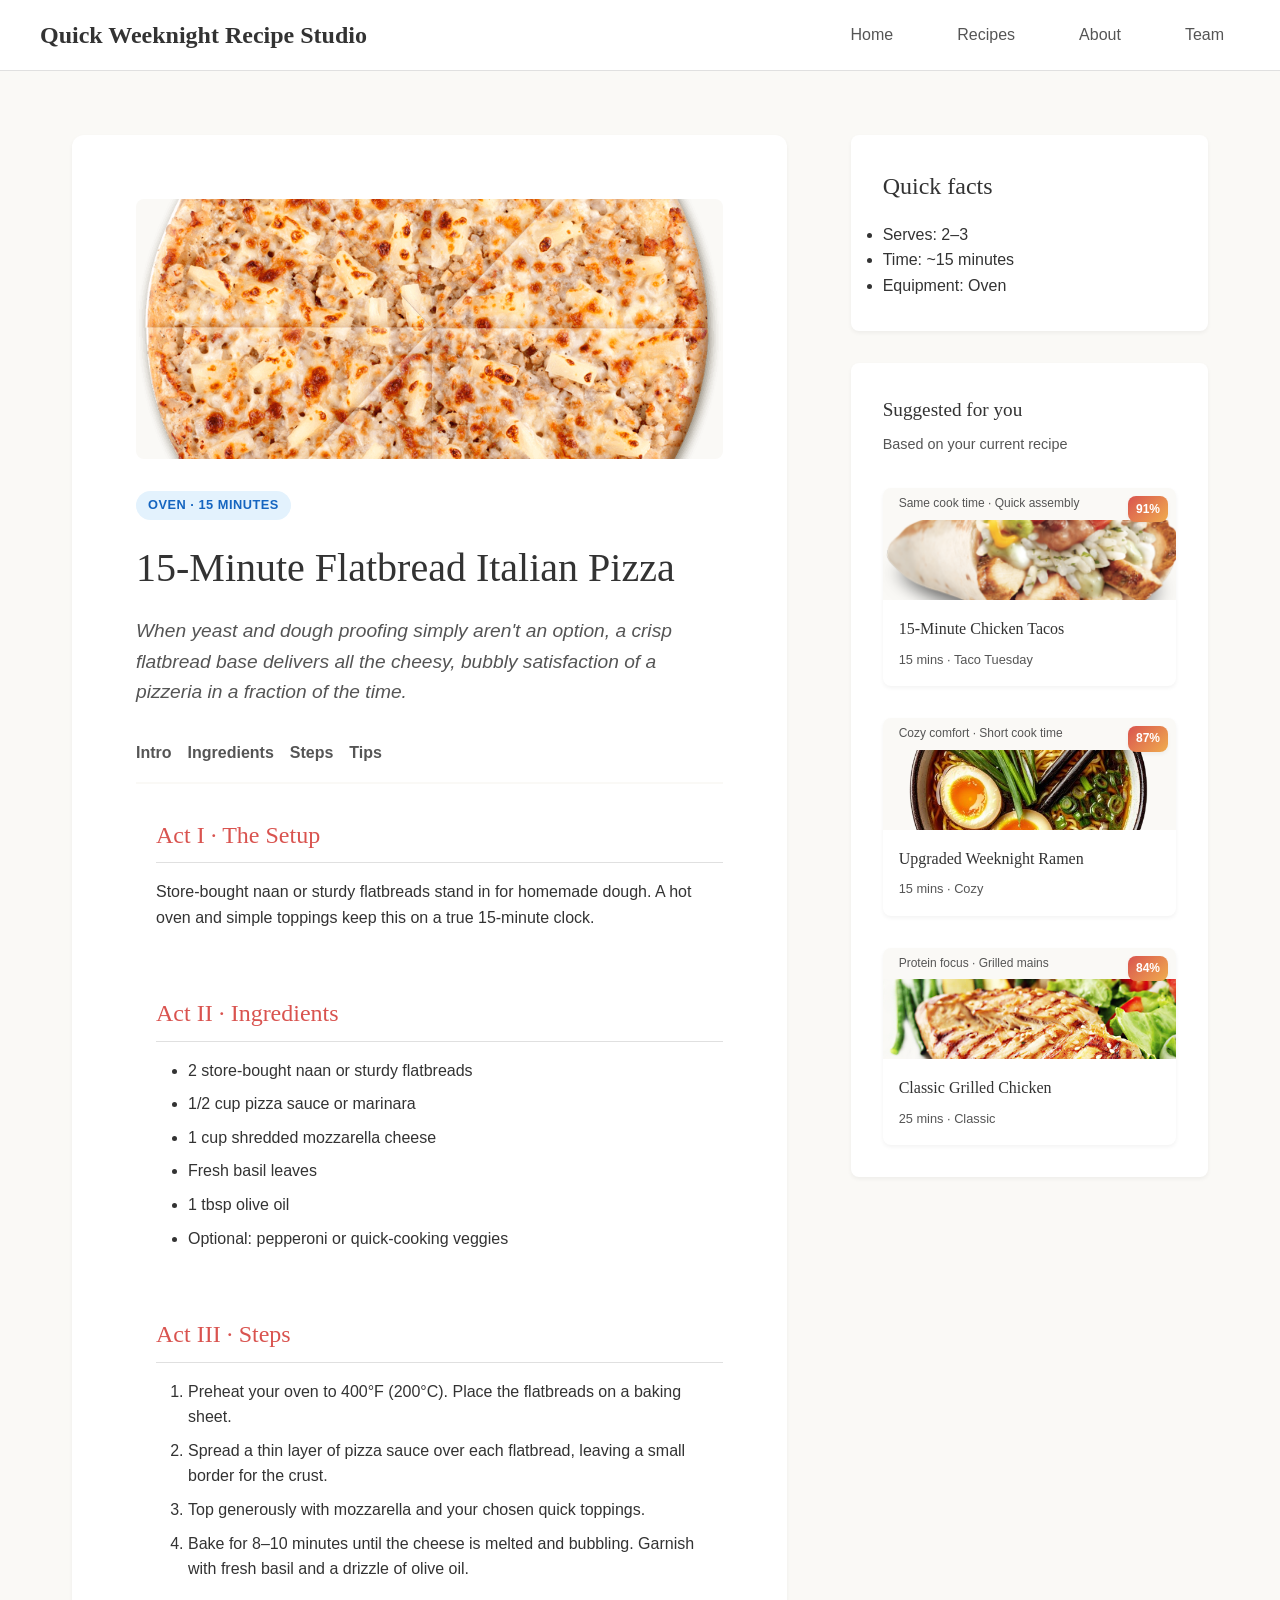
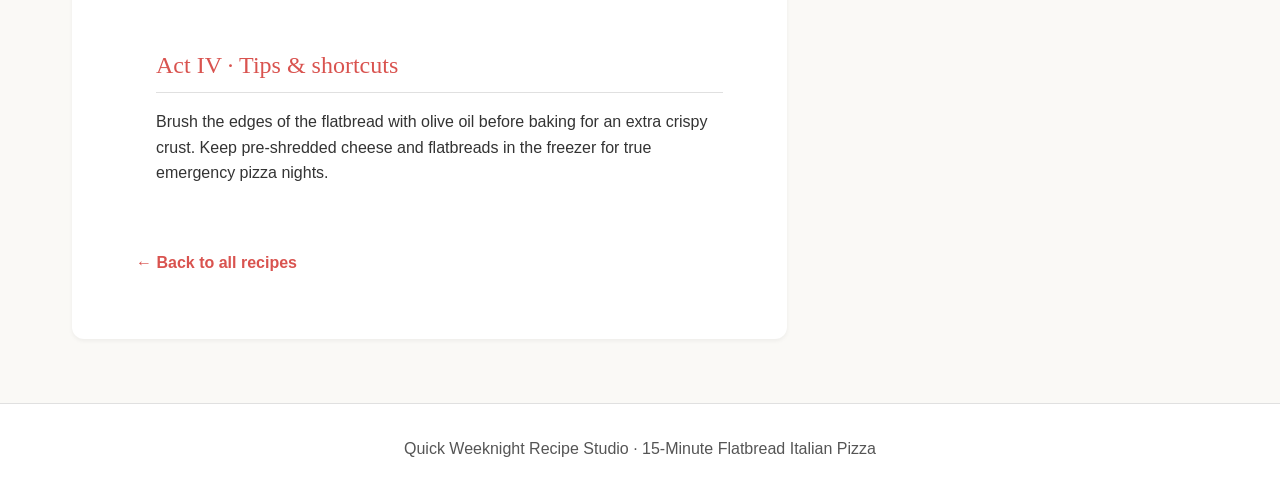
<file: recipe-flatbread-pizza.html>
<!DOCTYPE html>
<html lang="en">
  <head>
    <meta charset="UTF-8" />
    <meta name="viewport" content="width=device-width, initial-scale=1.0" />
    <meta name="description" content="Quick Weeknight Recipe Studio - fast recipes for busy weeknights" />
    <title>15‑Minute Flatbread Italian Pizza · Quick Weeknight Recipe Studio</title>
    <link rel="stylesheet" href="styles.css" />
  </head>
  <body>
    <header class="site-header">
      <nav class="main-nav" aria-label="Primary">
        <a href="index.html" class="logo">Quick Weeknight Recipe Studio</a>
        <ul class="nav-links" id="nav-links">
          <li><a href="index.html">Home</a></li>
          <li><a href="recipes.html">Recipes</a></li>
          <li><a href="about.html">About</a></li>
          <li><a href="team-introduction.html">Team</a></li>
        </ul>
      </nav>
    </header>

    <main class="page-main recipe-layout">
      <article class="recipe-article">
        <header class="recipe-hero">
          <div class="recipe-hero-img-wrap">
            <img src="images/flatbread_pizza.png" alt="Flatbread Italian pizza with cheese and basil" class="recipe-hero-img" />
          </div>
          <p class="chip chip-oven">Oven · 15 minutes</p>
          <h1>15‑Minute Flatbread Italian Pizza</h1>
          <p class="recipe-intro">
            When yeast and dough proofing simply aren&apos;t an option, a crisp
            flatbread base delivers all the cheesy, bubbly satisfaction of a
            pizzeria in a fraction of the time.
          </p>
        </header>

        <nav class="recipe-nav" aria-label="Recipe sections">
          <a href="#intro">Intro</a>
          <a href="#ingredients">Ingredients</a>
          <a href="#steps">Steps</a>
          <a href="#tips">Tips</a>
        </nav>

        <section class="recipe-section" id="intro" aria-labelledby="intro-title">
          <h2 id="intro-title">Act I · The Setup</h2>
          <p>
            Store‑bought naan or sturdy flatbreads stand in for homemade dough.
            A hot oven and simple toppings keep this on a true 15‑minute clock.
          </p>
        </section>

        <section class="recipe-section" id="ingredients" aria-labelledby="ingredients-title">
          <h2 id="ingredients-title">Act II · Ingredients</h2>
          <ul>
            <li>2 store‑bought naan or sturdy flatbreads</li>
            <li>1/2 cup pizza sauce or marinara</li>
            <li>1 cup shredded mozzarella cheese</li>
            <li>Fresh basil leaves</li>
            <li>1 tbsp olive oil</li>
            <li>Optional: pepperoni or quick‑cooking veggies</li>
          </ul>
        </section>

        <section class="recipe-section" id="steps" aria-labelledby="steps-title">
          <h2 id="steps-title">Act III · Steps</h2>
          <ol>
            <li>
              Preheat your oven to 400°F (200°C). Place the flatbreads on a
              baking sheet.
            </li>
            <li>
              Spread a thin layer of pizza sauce over each flatbread, leaving a
              small border for the crust.
            </li>
            <li>
              Top generously with mozzarella and your chosen quick toppings.
            </li>
            <li>
              Bake for 8–10 minutes until the cheese is melted and bubbling.
              Garnish with fresh basil and a drizzle of olive oil.
            </li>
          </ol>
        </section>

        <section class="recipe-section recipe-section-tip" id="tips" aria-labelledby="tips-title">
          <h2 id="tips-title">Act IV · Tips &amp; shortcuts</h2>
          <p>
            Brush the edges of the flatbread with olive oil before baking for an
            extra crispy crust. Keep pre‑shredded cheese and flatbreads in the
            freezer for true emergency pizza nights.
          </p>
        </section>

        <p class="recipe-back-link">
          <a href="recipes.html">&larr; Back to all recipes</a>
        </p>
      </article>

      <aside class="recipe-aside" aria-label="Quick facts">
        <div class="aside-card">
          <h2>Quick facts</h2>
          <ul>
            <li>Serves: 2–3</li>
            <li>Time: ~15 minutes</li>
            <li>Equipment: Oven</li>
          </ul>
        </div>
        <section class="recommendations aside-recommendations" aria-labelledby="suggested-heading">
          <h2 id="suggested-heading">Suggested for you</h2>
          <p class="recommendations-hint">Based on your current recipe</p>
          <div class="recommendation-grid">
            <article class="recommendation-card">
              <span class="recommendation-confidence" aria-label="91% match">91%</span>
              <p class="recommendation-reason">Same cook time · Quick assembly</p>
              <div class="recommendation-card-img-wrap">
                <img src="images/chicken_tacos.png" alt="Chicken tacos" />
              </div>
              <div class="recommendation-card-body">
                <h3><a href="recipe-chicken-tacos.html">15‑Minute Chicken Tacos</a></h3>
                <p>15 mins · Taco Tuesday</p>
              </div>
            </article>
            <article class="recommendation-card">
              <span class="recommendation-confidence" aria-label="87% match">87%</span>
              <p class="recommendation-reason">Cozy comfort · Short cook time</p>
              <div class="recommendation-card-img-wrap">
                <img src="images/ramen.png" alt="Upgraded ramen" />
              </div>
              <div class="recommendation-card-body">
                <h3><a href="recipe-upgraded-ramen.html">Upgraded Weeknight Ramen</a></h3>
                <p>15 mins · Cozy</p>
              </div>
            </article>
            <article class="recommendation-card">
              <span class="recommendation-confidence" aria-label="84% match">84%</span>
              <p class="recommendation-reason">Protein focus · Grilled mains</p>
              <div class="recommendation-card-img-wrap">
                <img src="images/grilled_chicken.png" alt="Grilled chicken" />
              </div>
              <div class="recommendation-card-body">
                <h3><a href="recipe-classic-grilled-chicken.html">Classic Grilled Chicken</a></h3>
                <p>25 mins · Classic</p>
              </div>
            </article>
          </div>
        </section>
      </aside>
    </main>

    <footer class="site-footer" role="contentinfo">
      <p>Quick Weeknight Recipe Studio · 15‑Minute Flatbread Italian Pizza</p>
    </footer>
  </body>
</html>
</file>
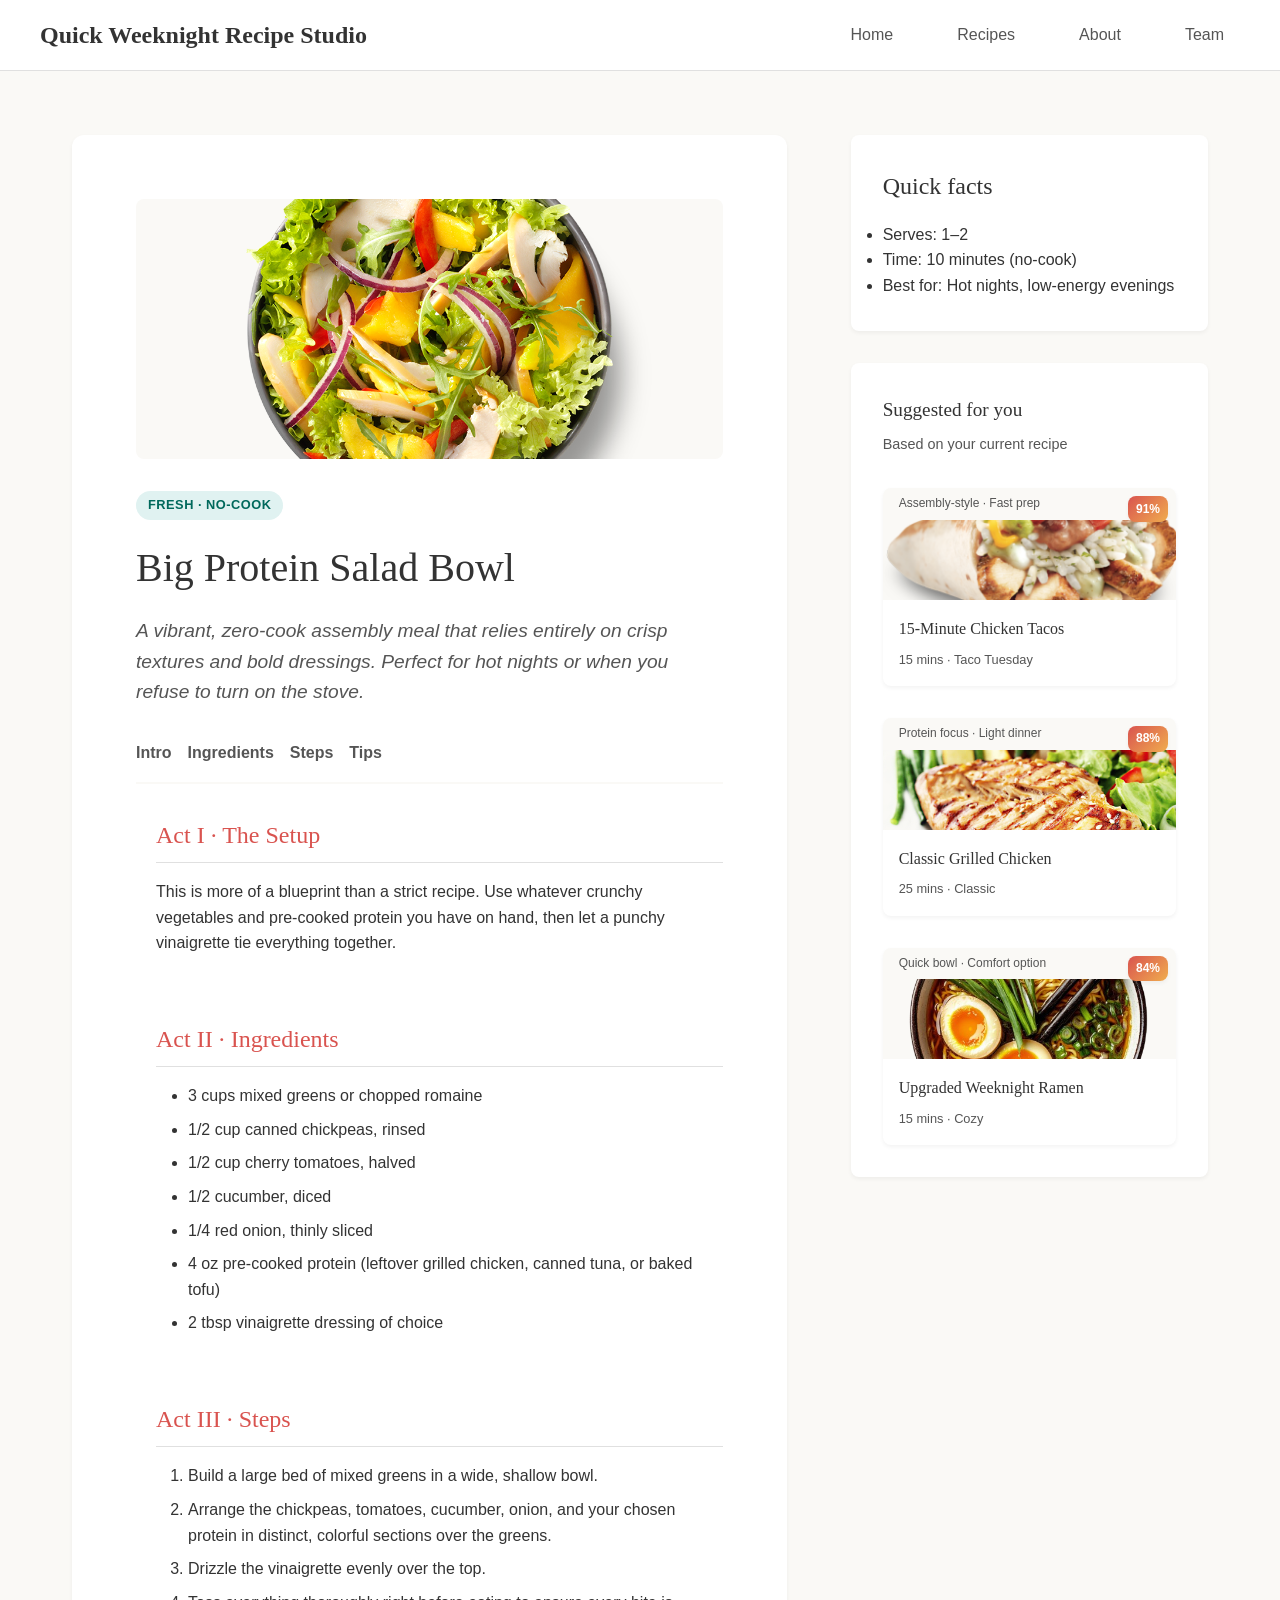
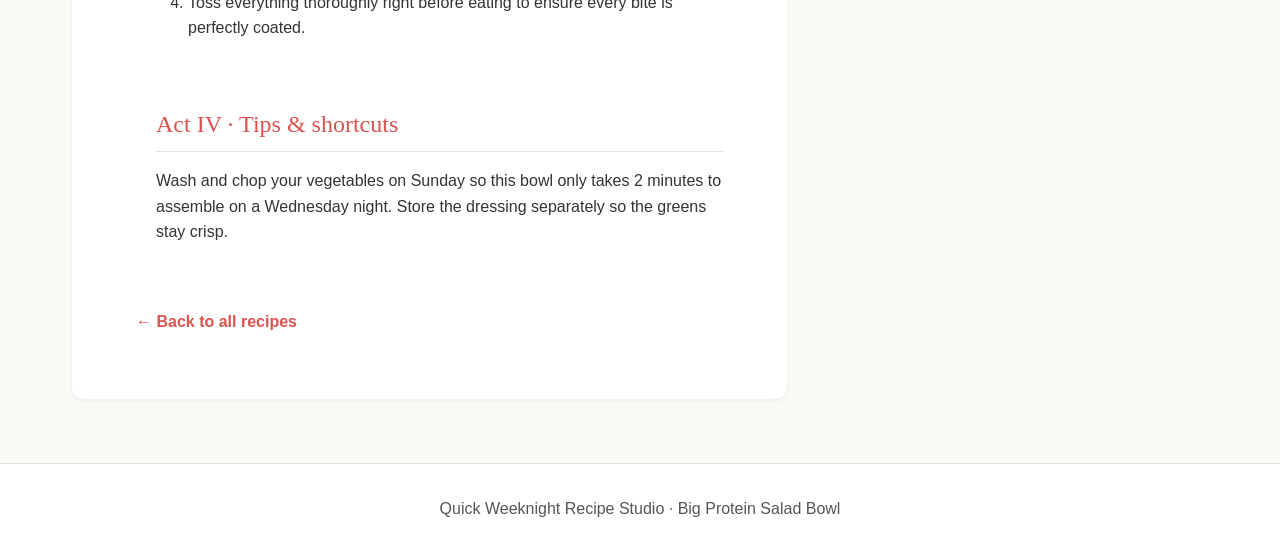
<file: recipe-protein-salad-bowl.html>
<!DOCTYPE html>
<html lang="en">
  <head>
    <meta charset="UTF-8" />
    <meta name="viewport" content="width=device-width, initial-scale=1.0" />
    <meta name="description" content="Quick Weeknight Recipe Studio - fast recipes for busy weeknights" />
    <title>Big Protein Salad Bowl · Quick Weeknight Recipe Studio</title>
    <link rel="stylesheet" href="styles.css" />
  </head>
  <body>
    <header class="site-header">
      <nav class="main-nav" aria-label="Primary">
        <a href="index.html" class="logo">Quick Weeknight Recipe Studio</a>
        <ul class="nav-links" id="nav-links">
          <li><a href="index.html">Home</a></li>
          <li><a href="recipes.html">Recipes</a></li>
          <li><a href="about.html">About</a></li>
          <li><a href="team-introduction.html">Team</a></li>
        </ul>
      </nav>
    </header>

    <main class="page-main recipe-layout">
      <article class="recipe-article">
        <header class="recipe-hero">
          <div class="recipe-hero-img-wrap">
            <img src="images/salad_bowl.png" alt="Big protein salad bowl with greens and toppings" class="recipe-hero-img" />
          </div>
          <p class="chip chip-fresh">Fresh · No‑cook</p>
          <h1>Big Protein Salad Bowl</h1>
          <p class="recipe-intro">
            A vibrant, zero‑cook assembly meal that relies entirely on crisp
            textures and bold dressings. Perfect for hot nights or when you
            refuse to turn on the stove.
          </p>
        </header>

        <nav class="recipe-nav" aria-label="Recipe sections">
          <a href="#intro">Intro</a>
          <a href="#ingredients">Ingredients</a>
          <a href="#steps">Steps</a>
          <a href="#tips">Tips</a>
        </nav>

        <section class="recipe-section" id="intro" aria-labelledby="intro-title">
          <h2 id="intro-title">Act I · The Setup</h2>
          <p>
            This is more of a blueprint than a strict recipe. Use whatever
            crunchy vegetables and pre‑cooked protein you have on hand, then let
            a punchy vinaigrette tie everything together.
          </p>
        </section>

        <section class="recipe-section" id="ingredients" aria-labelledby="ingredients-title">
          <h2 id="ingredients-title">Act II · Ingredients</h2>
          <ul>
            <li>3 cups mixed greens or chopped romaine</li>
            <li>1/2 cup canned chickpeas, rinsed</li>
            <li>1/2 cup cherry tomatoes, halved</li>
            <li>1/2 cucumber, diced</li>
            <li>1/4 red onion, thinly sliced</li>
            <li>
              4 oz pre‑cooked protein (leftover grilled chicken, canned tuna, or
              baked tofu)
            </li>
            <li>2 tbsp vinaigrette dressing of choice</li>
          </ul>
        </section>

        <section class="recipe-section" id="steps" aria-labelledby="steps-title">
          <h2 id="steps-title">Act III · Steps</h2>
          <ol>
            <li>Build a large bed of mixed greens in a wide, shallow bowl.</li>
            <li>
              Arrange the chickpeas, tomatoes, cucumber, onion, and your chosen
              protein in distinct, colorful sections over the greens.
            </li>
            <li>Drizzle the vinaigrette evenly over the top.</li>
            <li>
              Toss everything thoroughly right before eating to ensure every bite
              is perfectly coated.
            </li>
          </ol>
        </section>

        <section class="recipe-section recipe-section-tip" id="tips" aria-labelledby="tips-title">
          <h2 id="tips-title">Act IV · Tips &amp; shortcuts</h2>
          <p>
            Wash and chop your vegetables on Sunday so this bowl only takes 2
            minutes to assemble on a Wednesday night. Store the dressing
            separately so the greens stay crisp.
          </p>
        </section>

        <p class="recipe-back-link">
          <a href="recipes.html">&larr; Back to all recipes</a>
        </p>
      </article>

      <aside class="recipe-aside" aria-label="Quick facts">
        <div class="aside-card">
          <h2>Quick facts</h2>
          <ul>
            <li>Serves: 1–2</li>
            <li>Time: 10 minutes (no‑cook)</li>
            <li>Best for: Hot nights, low‑energy evenings</li>
          </ul>
        </div>
        <section class="recommendations aside-recommendations" aria-labelledby="suggested-heading">
          <h2 id="suggested-heading">Suggested for you</h2>
          <p class="recommendations-hint">Based on your current recipe</p>
          <div class="recommendation-grid">
            <article class="recommendation-card">
              <span class="recommendation-confidence" aria-label="91% match">91%</span>
              <p class="recommendation-reason">Assembly-style · Fast prep</p>
              <div class="recommendation-card-img-wrap">
                <img src="images/chicken_tacos.png" alt="Chicken tacos" />
              </div>
              <div class="recommendation-card-body">
                <h3><a href="recipe-chicken-tacos.html">15‑Minute Chicken Tacos</a></h3>
                <p>15 mins · Taco Tuesday</p>
              </div>
            </article>
            <article class="recommendation-card">
              <span class="recommendation-confidence" aria-label="88% match">88%</span>
              <p class="recommendation-reason">Protein focus · Light dinner</p>
              <div class="recommendation-card-img-wrap">
                <img src="images/grilled_chicken.png" alt="Grilled chicken" />
              </div>
              <div class="recommendation-card-body">
                <h3><a href="recipe-classic-grilled-chicken.html">Classic Grilled Chicken</a></h3>
                <p>25 mins · Classic</p>
              </div>
            </article>
            <article class="recommendation-card">
              <span class="recommendation-confidence" aria-label="84% match">84%</span>
              <p class="recommendation-reason">Quick bowl · Comfort option</p>
              <div class="recommendation-card-img-wrap">
                <img src="images/ramen.png" alt="Upgraded ramen" />
              </div>
              <div class="recommendation-card-body">
                <h3><a href="recipe-upgraded-ramen.html">Upgraded Weeknight Ramen</a></h3>
                <p>15 mins · Cozy</p>
              </div>
            </article>
          </div>
        </section>
      </aside>
    </main>

    <footer class="site-footer" role="contentinfo">
      <p>Quick Weeknight Recipe Studio · Big Protein Salad Bowl</p>
    </footer>
  </body>
</html>
</file>
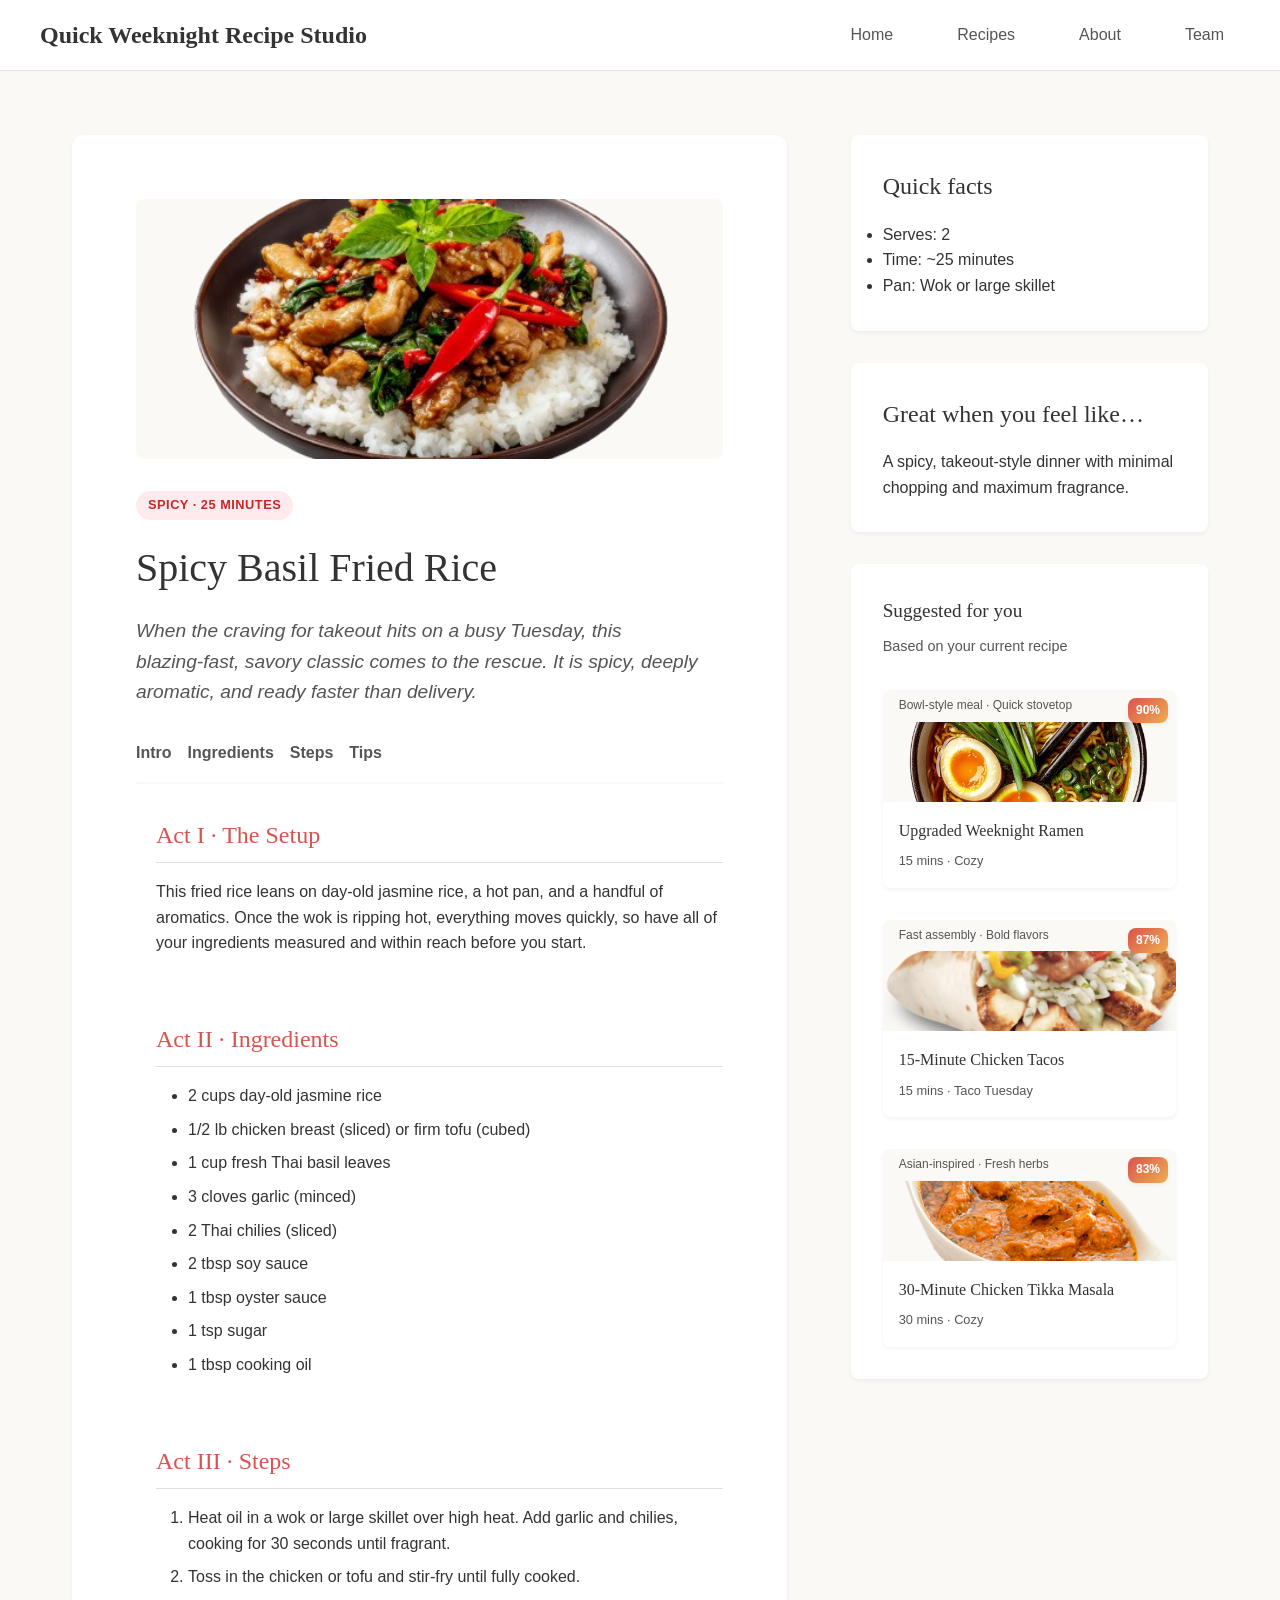
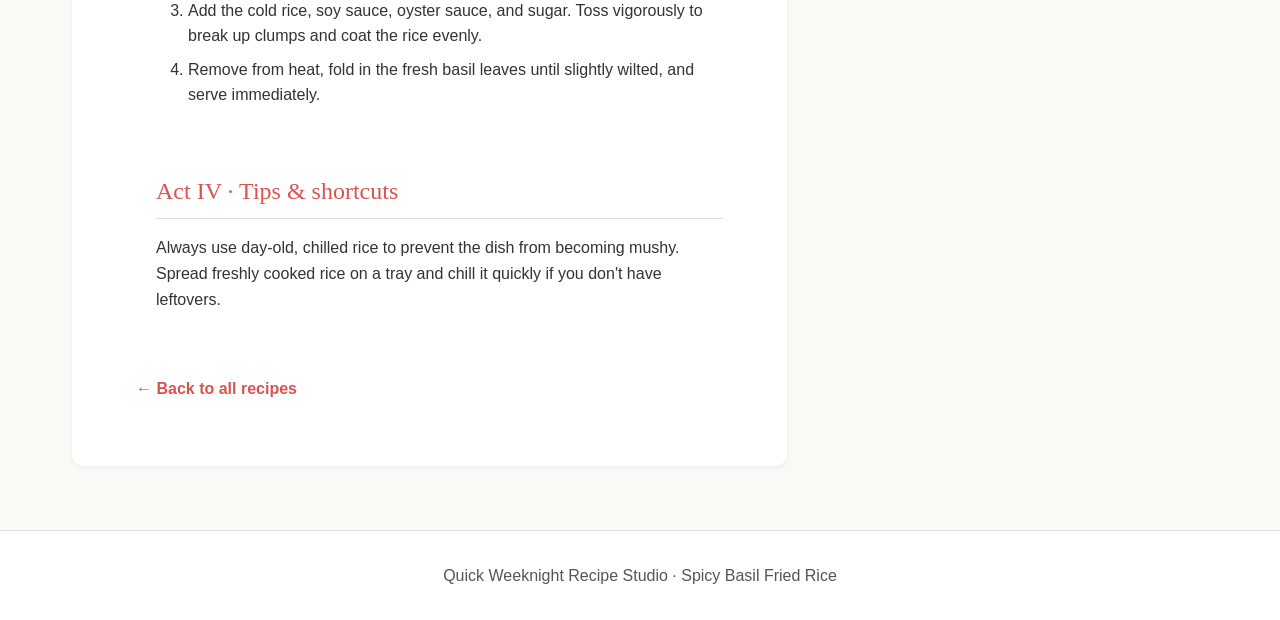
<file: recipe-spicy-basil-fried-rice.html>
<!DOCTYPE html>
<html lang="en">
  <head>
    <meta charset="UTF-8" />
    <meta name="viewport" content="width=device-width, initial-scale=1.0" />
    <meta name="description" content="Quick Weeknight Recipe Studio - fast recipes for busy weeknights" />
    <title>Spicy Basil Fried Rice · Quick Weeknight Recipe Studio</title>
    <link rel="stylesheet" href="styles.css" />
  </head>
  <body>
    <header class="site-header">
      <nav class="main-nav" aria-label="Primary">
        <a href="index.html" class="logo">Quick Weeknight Recipe Studio</a>
        <ul class="nav-links" id="nav-links">
          <li><a href="index.html">Home</a></li>
          <li><a href="recipes.html">Recipes</a></li>
          <li><a href="about.html">About</a></li>
          <li><a href="team-introduction.html">Team</a></li>
        </ul>
      </nav>
    </header>

    <main class="page-main recipe-layout">
      <article class="recipe-article">
        <header class="recipe-hero">
          <div class="recipe-hero-img-wrap">
            <img src="images/basil_rice.png" alt="Spicy basil fried rice in a bowl" class="recipe-hero-img" />
          </div>
          <p class="chip chip-hot">Spicy · 25 minutes</p>
          <h1>Spicy Basil Fried Rice</h1>
          <p class="recipe-intro">
            When the craving for takeout hits on a busy Tuesday, this
            blazing‑fast, savory classic comes to the rescue. It is spicy,
            deeply aromatic, and ready faster than delivery.
          </p>
        </header>

        <nav class="recipe-nav" aria-label="Recipe sections">
          <a href="#intro">Intro</a>
          <a href="#ingredients">Ingredients</a>
          <a href="#steps">Steps</a>
          <a href="#tips">Tips</a>
        </nav>

        <section class="recipe-section" id="intro" aria-labelledby="intro-title">
          <h2 id="intro-title">Act I · The Setup</h2>
          <p>
            This fried rice leans on day‑old jasmine rice, a hot pan, and a
            handful of aromatics. Once the wok is ripping hot, everything moves
            quickly, so have all of your ingredients measured and within reach
            before you start.
          </p>
        </section>

        <section class="recipe-section" id="ingredients" aria-labelledby="ingredients-title">
          <h2 id="ingredients-title">Act II · Ingredients</h2>
          <ul>
            <li>2 cups day‑old jasmine rice</li>
            <li>1/2 lb chicken breast (sliced) or firm tofu (cubed)</li>
            <li>1 cup fresh Thai basil leaves</li>
            <li>3 cloves garlic (minced)</li>
            <li>2 Thai chilies (sliced)</li>
            <li>2 tbsp soy sauce</li>
            <li>1 tbsp oyster sauce</li>
            <li>1 tsp sugar</li>
            <li>1 tbsp cooking oil</li>
          </ul>
        </section>

        <section class="recipe-section" id="steps" aria-labelledby="steps-title">
          <h2 id="steps-title">Act III · Steps</h2>
          <ol>
            <li>
              Heat oil in a wok or large skillet over high heat. Add garlic and
              chilies, cooking for 30 seconds until fragrant.
            </li>
            <li>
              Toss in the chicken or tofu and stir‑fry until fully cooked.
            </li>
            <li>
              Add the cold rice, soy sauce, oyster sauce, and sugar. Toss
              vigorously to break up clumps and coat the rice evenly.
            </li>
            <li>
              Remove from heat, fold in the fresh basil leaves until slightly
              wilted, and serve immediately.
            </li>
          </ol>
        </section>

        <section class="recipe-section recipe-section-tip" id="tips" aria-labelledby="tips-title">
          <h2 id="tips-title">Act IV · Tips &amp; shortcuts</h2>
          <p>
            Always use day‑old, chilled rice to prevent the dish from becoming
            mushy. Spread freshly cooked rice on a tray and chill it quickly if
            you don&apos;t have leftovers.
          </p>
        </section>

        <p class="recipe-back-link">
          <a href="recipes.html">&larr; Back to all recipes</a>
        </p>
      </article>

      <aside class="recipe-aside" aria-label="Quick facts">
        <div class="aside-card">
          <h2>Quick facts</h2>
          <ul>
            <li>Serves: 2</li>
            <li>Time: ~25 minutes</li>
            <li>Pan: Wok or large skillet</li>
          </ul>
        </div>
        <div class="aside-card">
          <h2>Great when you feel like…</h2>
          <p>
            A spicy, takeout‑style dinner with minimal chopping and maximum
            fragrance.
          </p>
        </div>
        <section class="recommendations aside-recommendations" aria-labelledby="suggested-heading">
          <h2 id="suggested-heading">Suggested for you</h2>
          <p class="recommendations-hint">Based on your current recipe</p>
          <div class="recommendation-grid">
            <article class="recommendation-card">
              <span class="recommendation-confidence" aria-label="90% match">90%</span>
              <p class="recommendation-reason">Bowl-style meal · Quick stovetop</p>
              <div class="recommendation-card-img-wrap">
                <img src="images/ramen.png" alt="Upgraded ramen" />
              </div>
              <div class="recommendation-card-body">
                <h3><a href="recipe-upgraded-ramen.html">Upgraded Weeknight Ramen</a></h3>
                <p>15 mins · Cozy</p>
              </div>
            </article>
            <article class="recommendation-card">
              <span class="recommendation-confidence" aria-label="87% match">87%</span>
              <p class="recommendation-reason">Fast assembly · Bold flavors</p>
              <div class="recommendation-card-img-wrap">
                <img src="images/chicken_tacos.png" alt="Chicken tacos" />
              </div>
              <div class="recommendation-card-body">
                <h3><a href="recipe-chicken-tacos.html">15‑Minute Chicken Tacos</a></h3>
                <p>15 mins · Taco Tuesday</p>
              </div>
            </article>
            <article class="recommendation-card">
              <span class="recommendation-confidence" aria-label="83% match">83%</span>
              <p class="recommendation-reason">Asian-inspired · Fresh herbs</p>
              <div class="recommendation-card-img-wrap">
                <img src="images/chicken_tikka.png" alt="Chicken tikka masala" />
              </div>
              <div class="recommendation-card-body">
                <h3><a href="recipe-chicken-tikka-masala.html">30‑Minute Chicken Tikka Masala</a></h3>
                <p>30 mins · Cozy</p>
              </div>
            </article>
          </div>
        </section>
      </aside>
    </main>

    <footer class="site-footer" role="contentinfo">
      <p>Quick Weeknight Recipe Studio · Spicy Basil Fried Rice</p>
    </footer>
  </body>
</html>
</file>
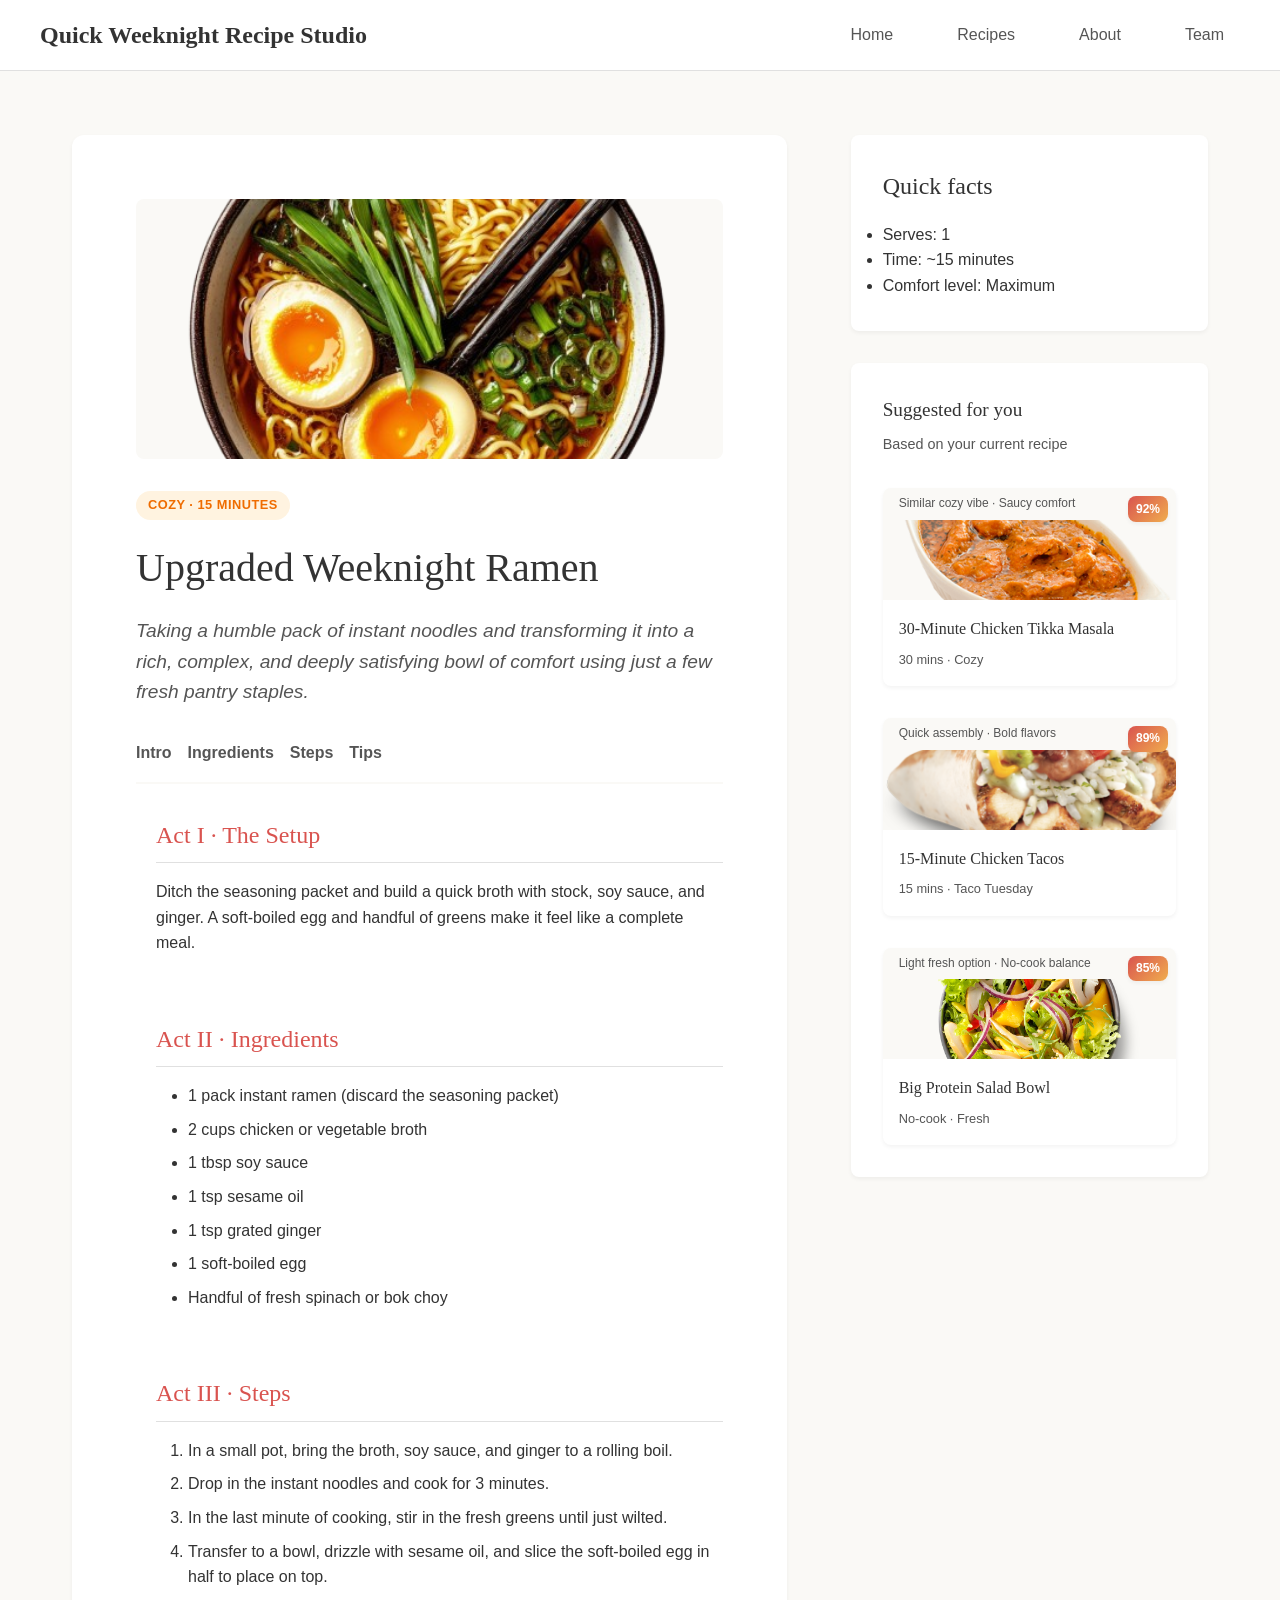
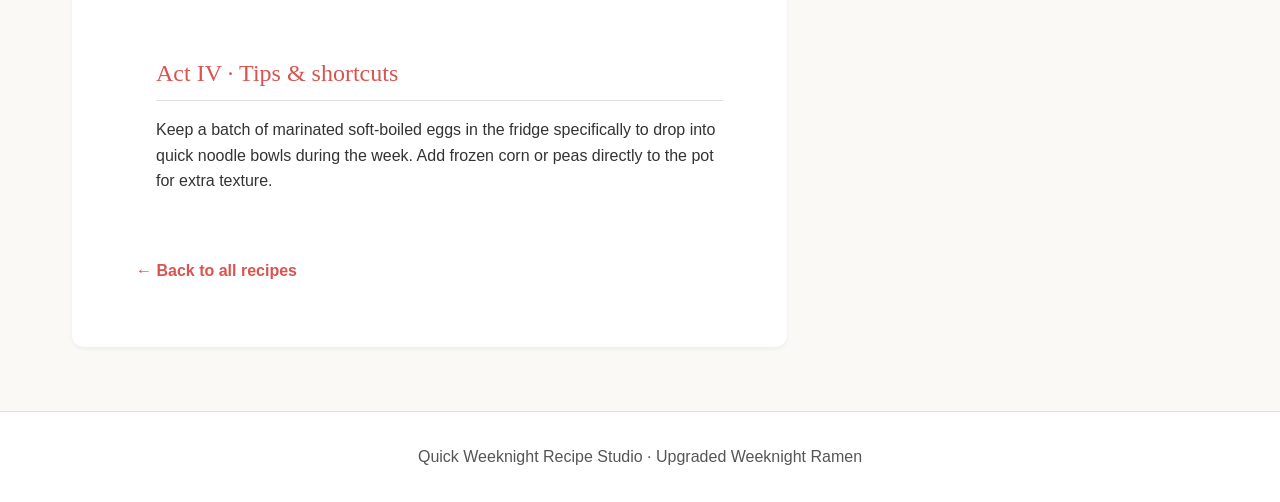
<file: recipe-upgraded-ramen.html>
<!DOCTYPE html>
<html lang="en">
  <head>
    <meta charset="UTF-8" />
    <meta name="viewport" content="width=device-width, initial-scale=1.0" />
    <meta name="description" content="Quick Weeknight Recipe Studio - fast recipes for busy weeknights" />
    <title>Upgraded Weeknight Ramen · Quick Weeknight Recipe Studio</title>
    <link rel="stylesheet" href="styles.css" />
  </head>
  <body>
    <header class="site-header">
      <nav class="main-nav" aria-label="Primary">
        <a href="index.html" class="logo">Quick Weeknight Recipe Studio</a>
        <ul class="nav-links" id="nav-links">
          <li><a href="index.html">Home</a></li>
          <li><a href="recipes.html">Recipes</a></li>
          <li><a href="about.html">About</a></li>
          <li><a href="team-introduction.html">Team</a></li>
        </ul>
      </nav>
    </header>

    <main class="page-main recipe-layout">
      <article class="recipe-article">
        <header class="recipe-hero">
          <div class="recipe-hero-img-wrap">
            <img src="images/ramen.png" alt="Bowl of upgraded ramen with egg and greens" class="recipe-hero-img" />
          </div>
          <p class="chip chip-cozy">Cozy · 15 minutes</p>
          <h1>Upgraded Weeknight Ramen</h1>
          <p class="recipe-intro">
            Taking a humble pack of instant noodles and transforming it into a
            rich, complex, and deeply satisfying bowl of comfort using just a
            few fresh pantry staples.
          </p>
        </header>

        <nav class="recipe-nav" aria-label="Recipe sections">
          <a href="#intro">Intro</a>
          <a href="#ingredients">Ingredients</a>
          <a href="#steps">Steps</a>
          <a href="#tips">Tips</a>
        </nav>

        <section class="recipe-section" id="intro" aria-labelledby="intro-title">
          <h2 id="intro-title">Act I · The Setup</h2>
          <p>
            Ditch the seasoning packet and build a quick broth with stock, soy
            sauce, and ginger. A soft‑boiled egg and handful of greens make it
            feel like a complete meal.
          </p>
        </section>

        <section class="recipe-section" id="ingredients" aria-labelledby="ingredients-title">
          <h2 id="ingredients-title">Act II · Ingredients</h2>
          <ul>
            <li>1 pack instant ramen (discard the seasoning packet)</li>
            <li>2 cups chicken or vegetable broth</li>
            <li>1 tbsp soy sauce</li>
            <li>1 tsp sesame oil</li>
            <li>1 tsp grated ginger</li>
            <li>1 soft‑boiled egg</li>
            <li>Handful of fresh spinach or bok choy</li>
          </ul>
        </section>

        <section class="recipe-section" id="steps" aria-labelledby="steps-title">
          <h2 id="steps-title">Act III · Steps</h2>
          <ol>
            <li>
              In a small pot, bring the broth, soy sauce, and ginger to a
              rolling boil.
            </li>
            <li>Drop in the instant noodles and cook for 3 minutes.</li>
            <li>
              In the last minute of cooking, stir in the fresh greens until just
              wilted.
            </li>
            <li>
              Transfer to a bowl, drizzle with sesame oil, and slice the
              soft‑boiled egg in half to place on top.
            </li>
          </ol>
        </section>

        <section class="recipe-section recipe-section-tip" id="tips" aria-labelledby="tips-title">
          <h2 id="tips-title">Act IV · Tips &amp; shortcuts</h2>
          <p>
            Keep a batch of marinated soft‑boiled eggs in the fridge
            specifically to drop into quick noodle bowls during the week. Add
            frozen corn or peas directly to the pot for extra texture.
          </p>
        </section>

        <p class="recipe-back-link">
          <a href="recipes.html">&larr; Back to all recipes</a>
        </p>
      </article>

      <aside class="recipe-aside" aria-label="Quick facts">
        <div class="aside-card">
          <h2>Quick facts</h2>
          <ul>
            <li>Serves: 1</li>
            <li>Time: ~15 minutes</li>
            <li>Comfort level: Maximum</li>
          </ul>
        </div>
        <section class="recommendations aside-recommendations" aria-labelledby="suggested-heading">
          <h2 id="suggested-heading">Suggested for you</h2>
          <p class="recommendations-hint">Based on your current recipe</p>
          <div class="recommendation-grid">
            <article class="recommendation-card">
              <span class="recommendation-confidence" aria-label="92% match">92%</span>
              <p class="recommendation-reason">Similar cozy vibe · Saucy comfort</p>
              <div class="recommendation-card-img-wrap">
                <img src="images/chicken_tikka.png" alt="Chicken tikka masala" />
              </div>
              <div class="recommendation-card-body">
                <h3><a href="recipe-chicken-tikka-masala.html">30‑Minute Chicken Tikka Masala</a></h3>
                <p>30 mins · Cozy</p>
              </div>
            </article>
            <article class="recommendation-card">
              <span class="recommendation-confidence" aria-label="89% match">89%</span>
              <p class="recommendation-reason">Quick assembly · Bold flavors</p>
              <div class="recommendation-card-img-wrap">
                <img src="images/chicken_tacos.png" alt="Chicken tacos" />
              </div>
              <div class="recommendation-card-body">
                <h3><a href="recipe-chicken-tacos.html">15‑Minute Chicken Tacos</a></h3>
                <p>15 mins · Taco Tuesday</p>
              </div>
            </article>
            <article class="recommendation-card">
              <span class="recommendation-confidence" aria-label="85% match">85%</span>
              <p class="recommendation-reason">Light fresh option · No-cook balance</p>
              <div class="recommendation-card-img-wrap">
                <img src="images/salad_bowl.png" alt="Protein salad bowl" />
              </div>
              <div class="recommendation-card-body">
                <h3><a href="recipe-protein-salad-bowl.html">Big Protein Salad Bowl</a></h3>
                <p>No-cook · Fresh</p>
              </div>
            </article>
          </div>
        </section>
      </aside>
    </main>

    <footer class="site-footer" role="contentinfo">
      <p>Quick Weeknight Recipe Studio · Upgraded Weeknight Ramen</p>
    </footer>
  </body>
</html>
</file>
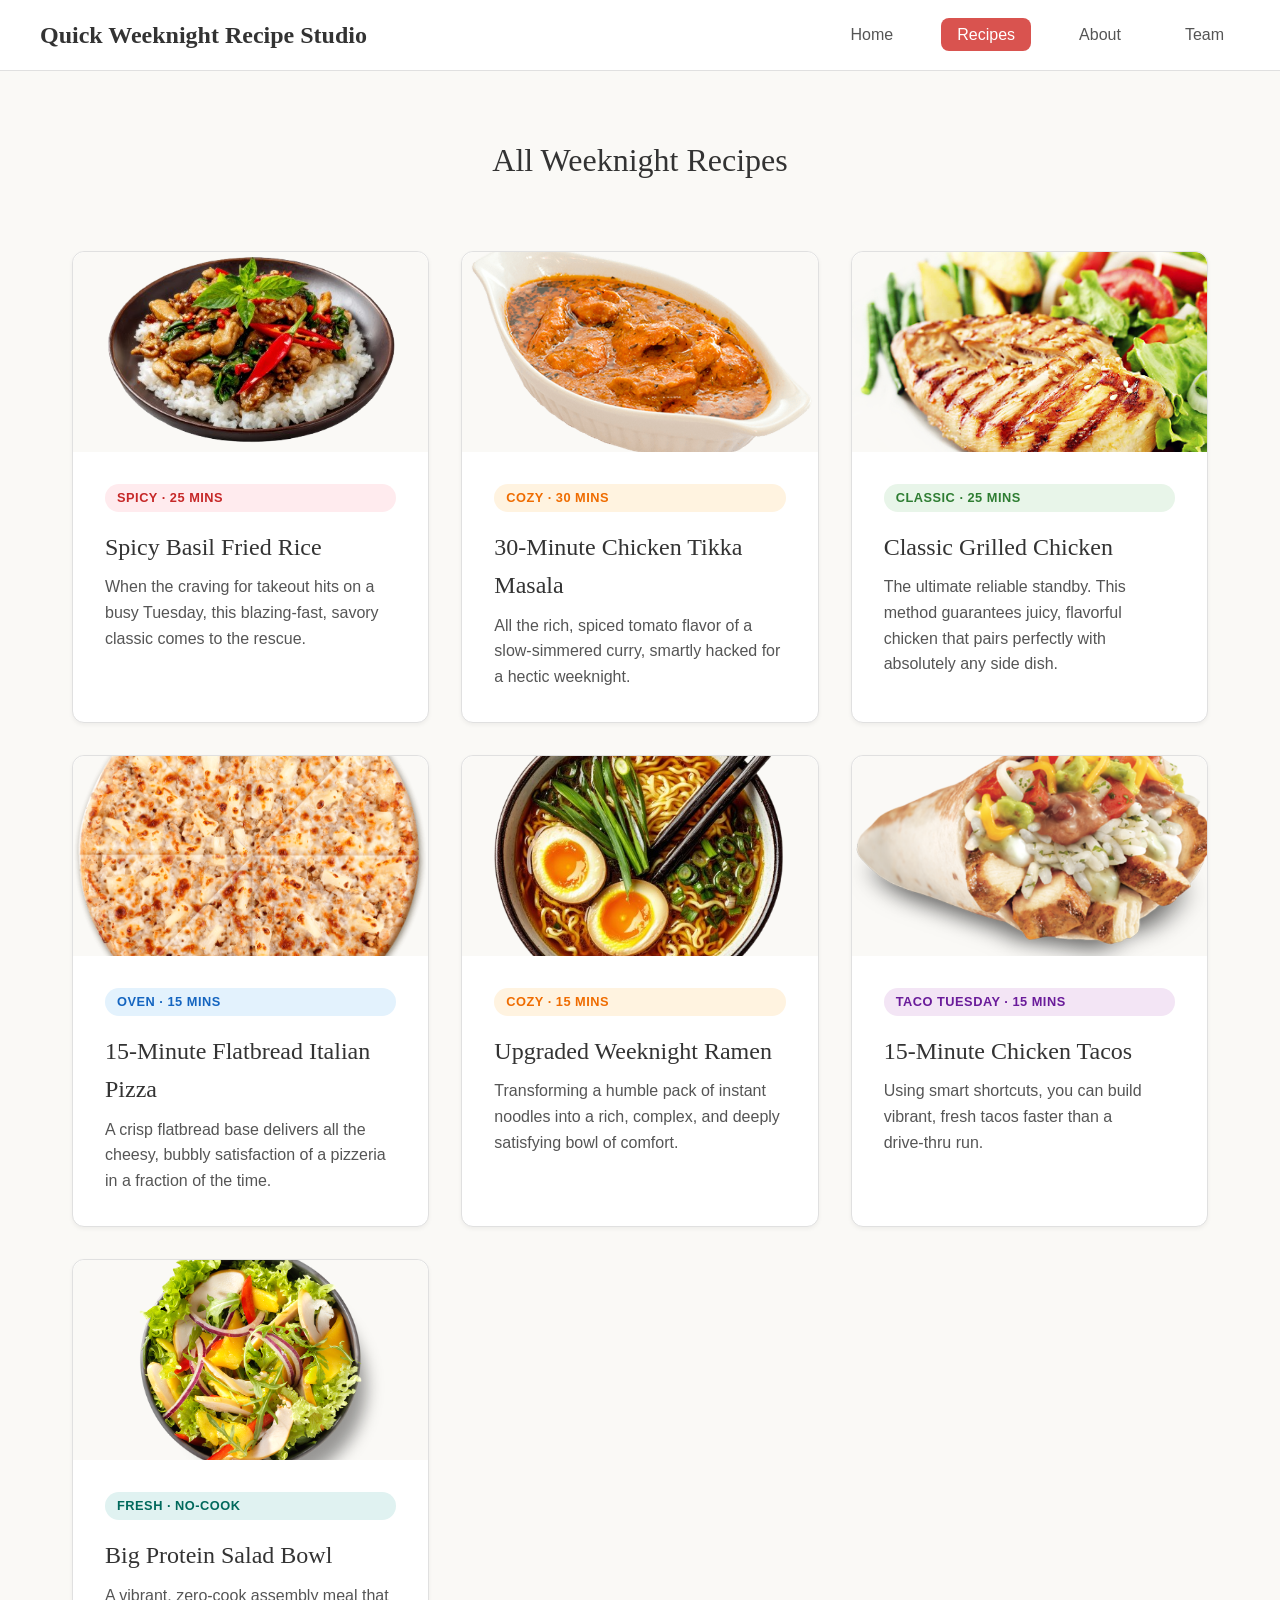
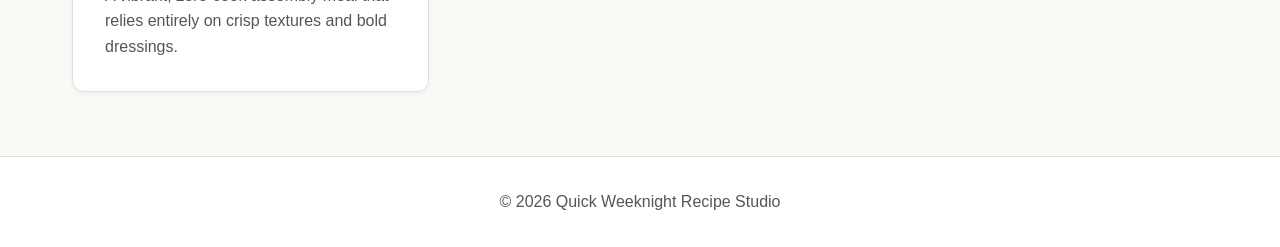
<file: recipes.html>
<!DOCTYPE html>
<html lang="en">
  <head>
    <meta charset="UTF-8" />
    <meta name="viewport" content="width=device-width, initial-scale=1.0" />
    <meta name="description" content="Quick Weeknight Recipe Studio - fast recipes for busy weeknights" />
    <title>All Recipes · Quick Weeknight Recipe Studio</title>
    <link rel="stylesheet" href="styles.css" />
  </head>
  <body>
    <header class="site-header">
      <nav class="main-nav" aria-label="Primary">
        <a href="index.html" class="logo">Quick Weeknight Recipe Studio</a>
        <ul class="nav-links" id="nav-links">
          <li><a href="index.html">Home</a></li>
          <li><a href="recipes.html" class="active" aria-current="page">Recipes</a></li>
          <li><a href="about.html">About</a></li>
          <li><a href="team-introduction.html">Team</a></li>
        </ul>
      </nav>
    </header>

    <main class="page-main">
      <h1 style="margin-bottom: var(--space-lg); text-align: center;">All Weeknight Recipes</h1>
      
      <div class="recipe-grid">
        <article class="recipe-card">
          <div class="recipe-card-img-wrap">
            <img src="images/basil_rice.png" alt="Spicy basil fried rice in a bowl" class="recipe-card-img" />
          </div>
          <div class="recipe-card-body">
            <p class="chip chip-hot">Spicy · 25 mins</p>
            <h2><a href="recipe-spicy-basil-fried-rice.html">Spicy Basil Fried Rice</a></h2>
            <p>When the craving for takeout hits on a busy Tuesday, this blazing‑fast, savory classic comes to the rescue.</p>
          </div>
        </article>

        <article class="recipe-card">
          <div class="recipe-card-img-wrap">
            <img src="images/chicken_tikka.png" alt="Plate of chicken tikka masala with rice" class="recipe-card-img" />
          </div>
          <div class="recipe-card-body">
            <p class="chip chip-cozy">Cozy · 30 mins</p>
            <h2><a href="recipe-chicken-tikka-masala.html">30‑Minute Chicken Tikka Masala</a></h2>
            <p>All the rich, spiced tomato flavor of a slow‑simmered curry, smartly hacked for a hectic weeknight.</p>
          </div>
        </article>

        <article class="recipe-card">
          <div class="recipe-card-img-wrap">
            <img src="images/grilled_chicken.png" alt="Grilled chicken breast with herbs" class="recipe-card-img" />
          </div>
          <div class="recipe-card-body">
            <p class="chip chip-grill">Classic · 25 mins</p>
            <h2><a href="recipe-classic-grilled-chicken.html">Classic Grilled Chicken</a></h2>
            <p>The ultimate reliable standby. This method guarantees juicy, flavorful chicken that pairs perfectly with absolutely any side dish.</p>
          </div>
        </article>

        <article class="recipe-card">
          <div class="recipe-card-img-wrap">
            <img src="images/flatbread_pizza.png" alt="Flatbread Italian pizza with cheese and basil" class="recipe-card-img" />
          </div>
          <div class="recipe-card-body">
            <p class="chip chip-oven">Oven · 15 mins</p>
            <h2><a href="recipe-flatbread-pizza.html">15‑Minute Flatbread Italian Pizza</a></h2>
            <p>A crisp flatbread base delivers all the cheesy, bubbly satisfaction of a pizzeria in a fraction of the time.</p>
          </div>
        </article>

        <article class="recipe-card">
          <div class="recipe-card-img-wrap">
            <img src="images/ramen.png" alt="Bowl of upgraded ramen with egg and greens" class="recipe-card-img" />
          </div>
          <div class="recipe-card-body">
            <p class="chip chip-cozy">Cozy · 15 mins</p>
            <h2><a href="recipe-upgraded-ramen.html">Upgraded Weeknight Ramen</a></h2>
            <p>Transforming a humble pack of instant noodles into a rich, complex, and deeply satisfying bowl of comfort.</p>
          </div>
        </article>

        <article class="recipe-card">
          <div class="recipe-card-img-wrap">
            <img src="images/chicken_tacos.png" alt="Fresh chicken tacos with toppings" class="recipe-card-img" />
          </div>
          <div class="recipe-card-body">
            <p class="chip chip-wraps">Taco Tuesday · 15 mins</p>
            <h2><a href="recipe-chicken-tacos.html">15‑Minute Chicken Tacos</a></h2>
            <p>Using smart shortcuts, you can build vibrant, fresh tacos faster than a drive‑thru run.</p>
          </div>
        </article>

        <article class="recipe-card">
          <div class="recipe-card-img-wrap">
            <img src="images/salad_bowl.png" alt="Big protein salad bowl with greens and toppings" class="recipe-card-img" />
          </div>
          <div class="recipe-card-body">
            <p class="chip chip-fresh">Fresh · No-cook</p>
            <h2><a href="recipe-protein-salad-bowl.html">Big Protein Salad Bowl</a></h2>
            <p>A vibrant, zero‑cook assembly meal that relies entirely on crisp textures and bold dressings.</p>
          </div>
        </article>
      </div>
    </main>

    <footer class="site-footer" role="contentinfo">
      <p>&copy; 2026 Quick Weeknight Recipe Studio</p>
    </footer>
  </body>
</html>
</file>
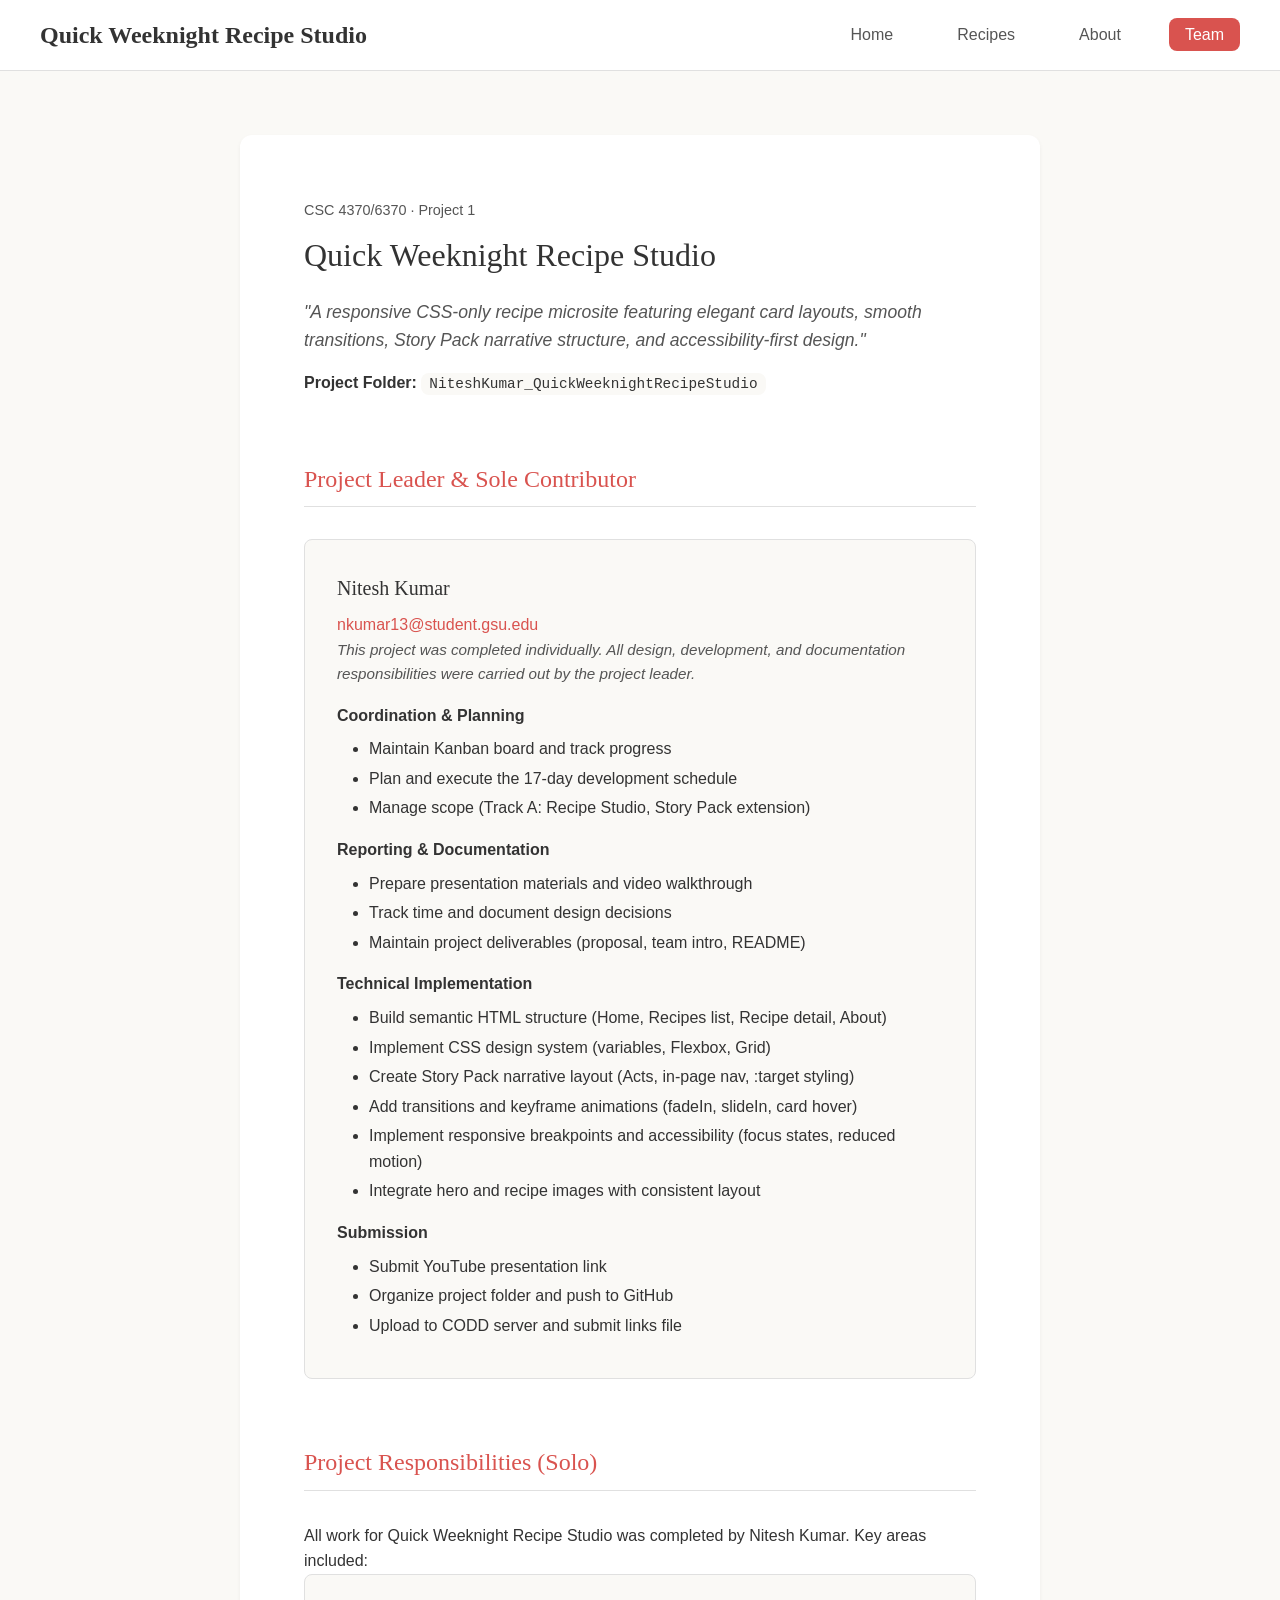
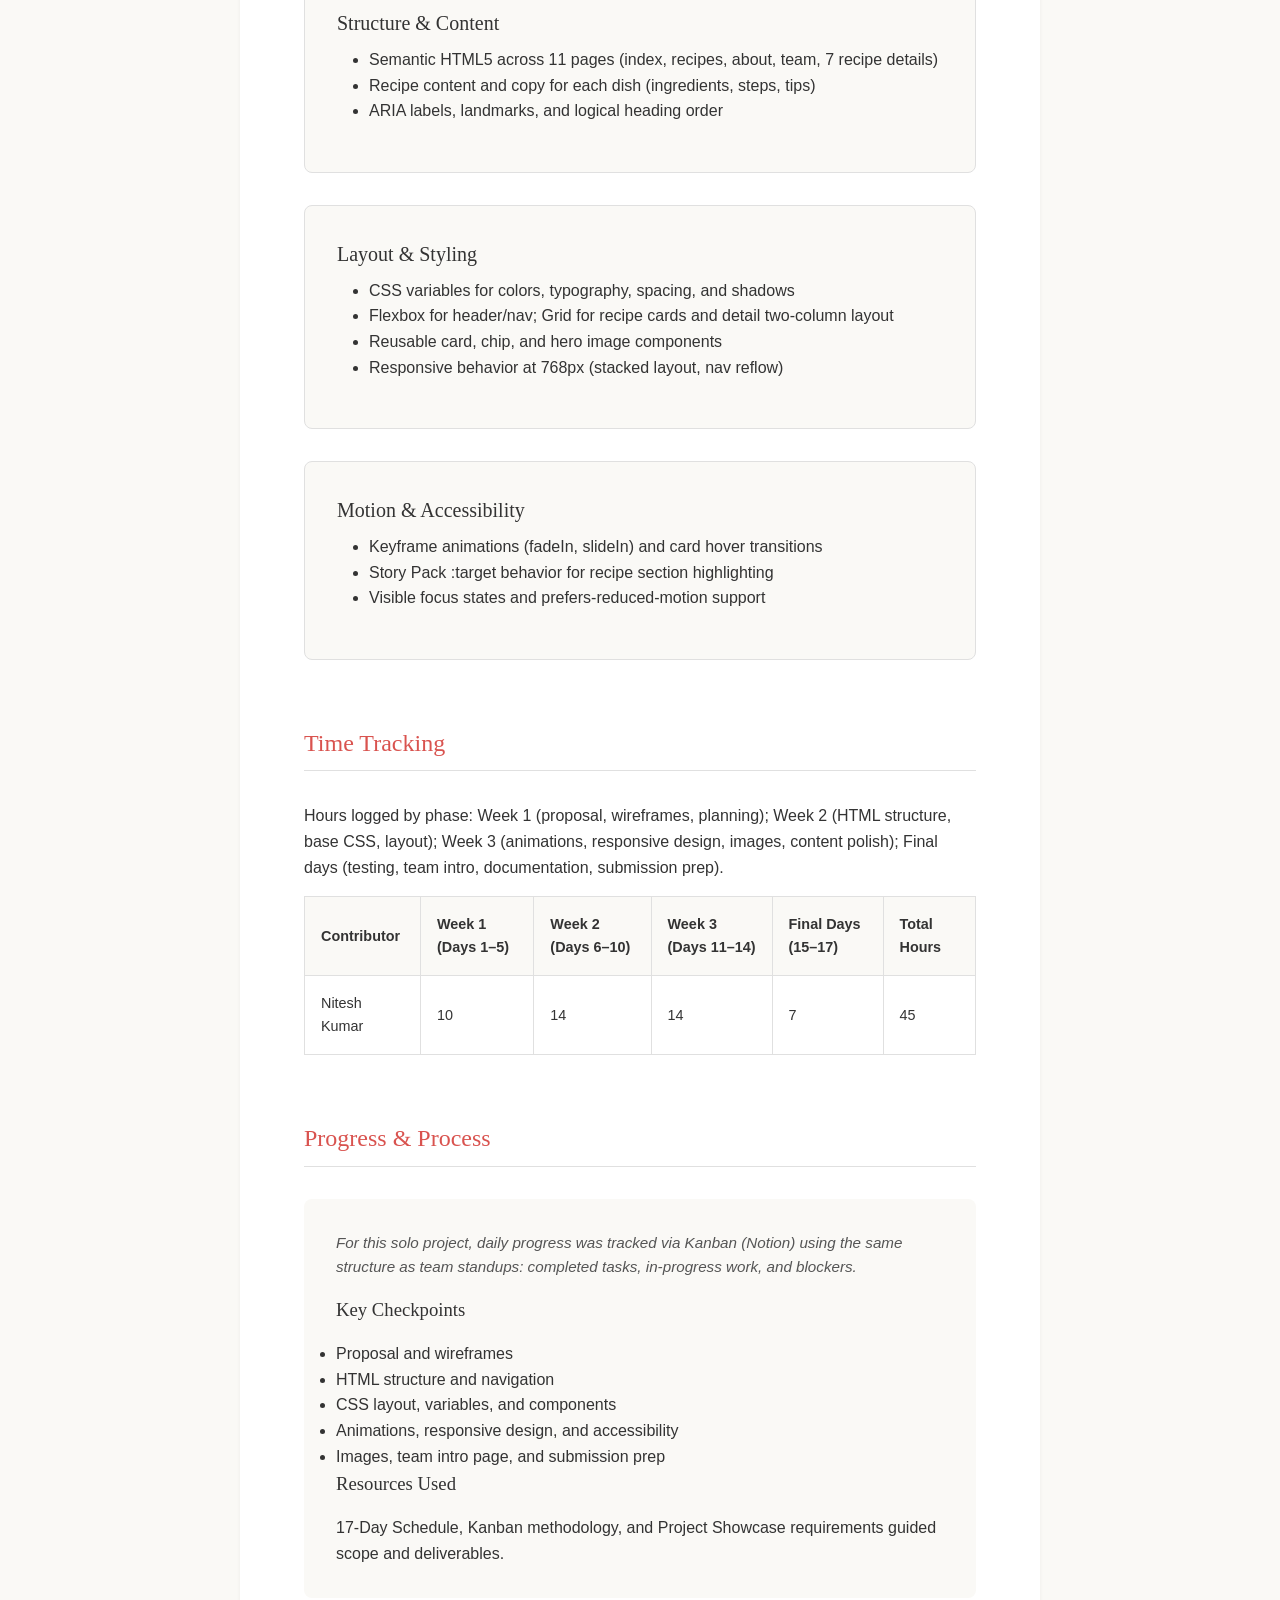
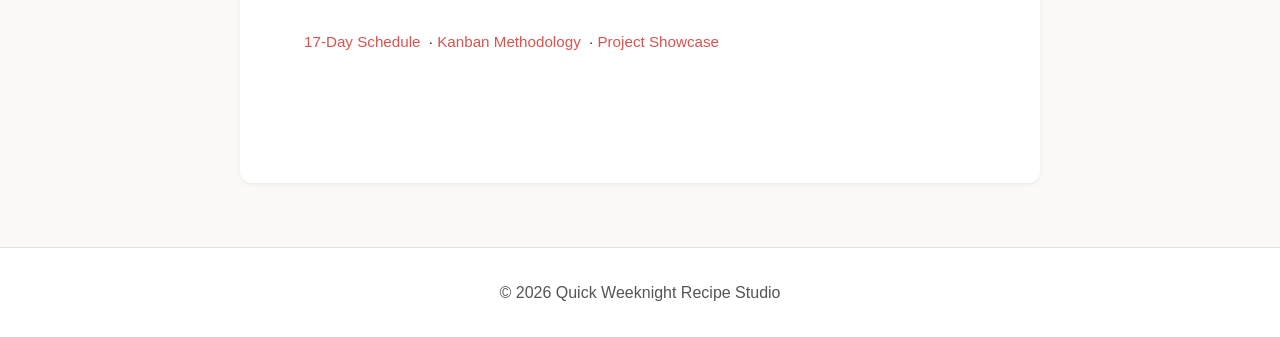
<file: team-introduction.html>
<!DOCTYPE html>
<html lang="en">
  <head>
    <meta charset="UTF-8" />
    <meta name="viewport" content="width=device-width, initial-scale=1.0" />
    <meta name="description" content="Quick Weeknight Recipe Studio - fast recipes for busy weeknights" />
    <title>Team · Quick Weeknight Recipe Studio | CSC 4370/6370</title>
    <link rel="stylesheet" href="styles.css" />
  </head>
  <body>
    <header class="site-header">
      <nav class="main-nav" aria-label="Primary">
        <a href="index.html" class="logo">Quick Weeknight Recipe Studio</a>
        <ul class="nav-links" id="nav-links">
          <li><a href="index.html">Home</a></li>
          <li><a href="recipes.html">Recipes</a></li>
          <li><a href="about.html">About</a></li>
          <li><a href="team-introduction.html" class="active" aria-current="page">Team</a></li>
        </ul>
      </nav>
    </header>

    <main class="page-main">
      <div class="about-container team-intro-container">
        <p class="team-intro-meta">CSC 4370/6370 · Project 1</p>
        <h1>Quick Weeknight Recipe Studio</h1>
        <p class="team-intro-tagline">"A responsive CSS-only recipe microsite featuring elegant card layouts, smooth transitions, Story Pack narrative structure, and accessibility-first design."</p>
        <p class="team-folder"><strong>Project Folder:</strong> <code>NiteshKumar_QuickWeeknightRecipeStudio</code></p>

        <section class="team-section" aria-labelledby="leader-heading">
          <h2 id="leader-heading">Project Leader &amp; Sole Contributor</h2>
          <div class="team-leader-card">
            <h3>Nitesh Kumar</h3>
            <p><a href="mailto:nkumar13@student.gsu.edu">nkumar13@student.gsu.edu</a></p>
            <p class="team-solo-note">This project was completed individually. All design, development, and documentation responsibilities were carried out by the project leader.</p>
            <div class="team-duties">
              <h4>Coordination &amp; Planning</h4>
              <ul>
                <li>Maintain Kanban board and track progress</li>
                <li>Plan and execute the 17-day development schedule</li>
                <li>Manage scope (Track A: Recipe Studio, Story Pack extension)</li>
              </ul>
              <h4>Reporting &amp; Documentation</h4>
              <ul>
                <li>Prepare presentation materials and video walkthrough</li>
                <li>Track time and document design decisions</li>
                <li>Maintain project deliverables (proposal, team intro, README)</li>
              </ul>
              <h4>Technical Implementation</h4>
              <ul>
                <li>Build semantic HTML structure (Home, Recipes list, Recipe detail, About)</li>
                <li>Implement CSS design system (variables, Flexbox, Grid)</li>
                <li>Create Story Pack narrative layout (Acts, in-page nav, :target styling)</li>
                <li>Add transitions and keyframe animations (fadeIn, slideIn, card hover)</li>
                <li>Implement responsive breakpoints and accessibility (focus states, reduced motion)</li>
                <li>Integrate hero and recipe images with consistent layout</li>
              </ul>
              <h4>Submission</h4>
              <ul>
                <li>Submit YouTube presentation link</li>
                <li>Organize project folder and push to GitHub</li>
                <li>Upload to CODD server and submit links file</li>
              </ul>
            </div>
          </div>
        </section>

        <section class="team-section" aria-labelledby="responsibilities-heading">
          <h2 id="responsibilities-heading">Project Responsibilities (Solo)</h2>
          <p>All work for Quick Weeknight Recipe Studio was completed by Nitesh Kumar. Key areas included:</p>
          <div class="team-member-card">
            <h3>Structure &amp; Content</h3>
            <ul>
              <li>Semantic HTML5 across 11 pages (index, recipes, about, team, 7 recipe details)</li>
              <li>Recipe content and copy for each dish (ingredients, steps, tips)</li>
              <li>ARIA labels, landmarks, and logical heading order</li>
            </ul>
          </div>
          <div class="team-member-card">
            <h3>Layout &amp; Styling</h3>
            <ul>
              <li>CSS variables for colors, typography, spacing, and shadows</li>
              <li>Flexbox for header/nav; Grid for recipe cards and detail two-column layout</li>
              <li>Reusable card, chip, and hero image components</li>
              <li>Responsive behavior at 768px (stacked layout, nav reflow)</li>
            </ul>
          </div>
          <div class="team-member-card">
            <h3>Motion &amp; Accessibility</h3>
            <ul>
              <li>Keyframe animations (fadeIn, slideIn) and card hover transitions</li>
              <li>Story Pack :target behavior for recipe section highlighting</li>
              <li>Visible focus states and prefers-reduced-motion support</li>
            </ul>
          </div>
        </section>

        <section class="team-section" aria-labelledby="time-heading">
          <h2 id="time-heading">Time Tracking</h2>
          <p>Hours logged by phase: Week 1 (proposal, wireframes, planning); Week 2 (HTML structure, base CSS, layout); Week 3 (animations, responsive design, images, content polish); Final days (testing, team intro, documentation, submission prep).</p>
          <div class="team-table-wrap">
            <table class="team-time-table">
              <thead>
                <tr>
                  <th>Contributor</th>
                  <th>Week 1 (Days 1–5)</th>
                  <th>Week 2 (Days 6–10)</th>
                  <th>Week 3 (Days 11–14)</th>
                  <th>Final Days (15–17)</th>
                  <th>Total Hours</th>
                </tr>
              </thead>
              <tbody>
                <tr>
                  <td>Nitesh Kumar</td>
                  <td>10</td>
                  <td>14</td>
                  <td>14</td>
                  <td>7</td>
                  <td>45</td>
                </tr>
              </tbody>
            </table>
          </div>
        </section>

        <section class="team-section" aria-labelledby="standup-heading">
          <h2 id="standup-heading">Progress &amp; Process</h2>
          <div class="contact-info">
            <p class="team-solo-note">For this solo project, daily progress was tracked via Kanban (Notion) using the same structure as team standups: completed tasks, in-progress work, and blockers.</p>
            <h3>Key Checkpoints</h3>
            <ul>
              <li>Proposal and wireframes</li>
              <li>HTML structure and navigation</li>
              <li>CSS layout, variables, and components</li>
              <li>Animations, responsive design, and accessibility</li>
              <li>Images, team intro page, and submission prep</li>
            </ul>
            <h3>Resources Used</h3>
            <p>17-Day Schedule, Kanban methodology, and Project Showcase requirements guided scope and deliverables.</p>
          </div>
          <p class="team-links">
            <a href="https://codd.cs.gsu.edu/~lhenry23/Web/Projects/Project1/17_day_schedule.html" target="_blank" rel="noopener noreferrer">17-Day Schedule</a> ·
            <a href="https://codd.cs.gsu.edu/~lhenry23/Web/Projects/Project1/Kanban.html" target="_blank" rel="noopener noreferrer">Kanban Methodology</a> ·
            <a href="https://codd.cs.gsu.edu/~lhenry23/Web/Projects/Project1/project-showcase.html" target="_blank" rel="noopener noreferrer">Project Showcase</a>
          </p>
        </section>
      </div>
    </main>

    <footer class="site-footer" role="contentinfo">
      <p>&copy; 2026 Quick Weeknight Recipe Studio</p>
    </footer>
  </body>
</html>
</file>
<file: styles.css>
/* --- CSS Variables & Design System --- */
:root {
  --color-bg: #faf9f6;
  --color-text: #333333;
  --color-text-light: #555555;
  --color-primary: #d9534f;
  --color-primary-hover: #c9302c;
  --color-accent: #f0ad4e;
  --color-surface: #ffffff;
  --color-border: #e0e0e0;
  
  --font-heading: 'Georgia', serif; 
  --font-body: 'Helvetica Neue', Helvetica, Arial, sans-serif;
  
  --space-xs: 0.5rem;
  --space-sm: 1rem;
  --space-md: 2rem;
  --space-lg: 4rem;
  
  --radius-md: 8px;
  --radius-lg: 12px;
  
  --shadow-sm: 0 2px 4px rgba(0,0,0,0.05);
  --shadow-md: 0 6px 12px rgba(0,0,0,0.1);
}

/* --- Reset & Base Styles --- */
* {
  box-sizing: border-box;
  margin: 0;
  padding: 0;
}

body {
  font-family: var(--font-body);
  background-color: var(--color-bg);
  color: var(--color-text);
  line-height: 1.6;
  display: flex;
  flex-direction: column;
  min-height: 100vh;
}

h1, h2, h3 {
  font-family: var(--font-heading);
  font-weight: normal;
  color: var(--color-text);
  margin-bottom: var(--space-sm);
}

a {
  color: var(--color-primary);
  text-decoration: none;
  transition: color 0.25s ease, background-color 0.25s ease; 
}

a:hover {
  color: var(--color-primary-hover);
}

/* Accessibility: Visible Focus State */
a:focus-visible, button:focus-visible {
  outline: 3px solid var(--color-accent);
  outline-offset: 2px;
  border-radius: 4px;
}

/* --- Layout: Header & Navigation --- */
.site-header {
  background-color: var(--color-surface);
  border-bottom: 1px solid var(--color-border);
  padding: var(--space-sm) var(--space-md);
  position: sticky;
  top: 0;
  z-index: 100;
}

.main-nav {
  display: flex;
  justify-content: space-between;
  align-items: center;
  max-width: 1200px;
  margin: 0 auto;
}

.logo {
  font-family: var(--font-heading);
  font-size: 1.5rem;
  color: var(--color-text);
  font-weight: bold;
}

.nav-links {
  list-style: none;
  display: flex;
  gap: var(--space-md);
}

.nav-links a {
  color: var(--color-text-light);
  font-weight: 500;
  padding: var(--space-xs) var(--space-sm);
  border-radius: var(--radius-md);
}

.nav-links a:hover,
.nav-links a.active {
  background-color: var(--color-primary);
  color: var(--color-surface);
}

.nav-toggle {
  display: none; 
}

/* --- Layout: Main Content --- */
.page-main {
  flex: 1;
  max-width: 1200px;
  margin: 0 auto;
  padding: var(--space-lg) var(--space-md);
  width: 100%;
}

/* --- Hero Section (Home) --- */
.hero {
  text-align: center;
  margin-bottom: var(--space-lg);
  animation: fadeIn 0.8s ease-out;
}

.hero-img-wrap {
  width: 100%;
  max-height: 360px;
  overflow: hidden;
  background-color: var(--color-bg);
  border-radius: var(--radius-lg);
  margin-bottom: var(--space-md);
}

.hero-img-wrap img {
  width: 100%;
  height: 100%;
  object-fit: cover;
  object-position: center;
  display: block;
}

.hero h1 {
  font-size: 3rem;
  margin-bottom: var(--space-sm);
}

.hero p {
  font-size: 1.25rem;
  color: var(--color-text-light);
  max-width: 600px;
  margin: 0 auto;
}

/* --- Recipe Grid (Home & Recipes List) --- */
.recipe-grid {
  display: grid;
  grid-template-columns: repeat(auto-fill, minmax(300px, 1fr));
  gap: var(--space-md);
}

/* --- Recipe Card Component --- */
.recipe-card {
  background-color: var(--color-surface);
  border: 1px solid var(--color-border);
  border-radius: var(--radius-lg);
  padding: 0;
  box-shadow: var(--shadow-sm);
  transition: transform 0.3s ease, box-shadow 0.3s ease;
  display: flex;
  flex-direction: column;
  overflow: hidden;
}

.recipe-card-img-wrap {
  width: 100%;
  height: 200px;
  flex-shrink: 0;
  overflow: hidden;
  background-color: var(--color-bg);
  border-radius: var(--radius-lg) var(--radius-lg) 0 0;
}

.recipe-card-img-wrap img {
  width: 100%;
  height: 100%;
  object-fit: cover;
  object-position: center;
  display: block;
}

.recipe-card .recipe-card-body {
  padding: var(--space-md);
  display: flex;
  flex-direction: column;
  flex-grow: 1;
}

.recipe-card-img {
  width: 100%;
  height: 100%;
  object-fit: cover;
  object-position: center;
  display: block;
}

.recipe-card:hover {
  transform: translateY(-4px);
  box-shadow: var(--shadow-md);
}

.recipe-card-body .chip {
  margin-bottom: var(--space-sm);
}

.recipe-card h2 {
  font-size: 1.5rem;
  margin-bottom: var(--space-xs);
}

.recipe-card h2 a {
  color: var(--color-text);
}

.recipe-card h2 a:hover {
  color: var(--color-primary);
}

.recipe-card-body > p:last-child {
  color: var(--color-text-light);
  flex-grow: 1;
  margin-bottom: 0;
}

/* --- Chips/Tags --- */
.chip {
  display: inline-block;
  font-size: 0.8rem;
  padding: 0.25rem 0.75rem;
  border-radius: 50px;
  background-color: #eee;
  color: #333;
  margin-bottom: var(--space-sm);
  font-weight: bold;
  text-transform: uppercase;
  letter-spacing: 0.5px;
}
.chip-hot { background-color: #ffebee; color: #c62828; }
.chip-cozy { background-color: #fff3e0; color: #ef6c00; }
.chip-grill { background-color: #e8f5e9; color: #2e7d32; }
.chip-oven { background-color: #e3f2fd; color: #1565c0; }
.chip-wraps { background-color: #f3e5f5; color: #6a1b9a; }
.chip-fresh { background-color: #e0f2f1; color: #00695c; }

/* --- Story Pack: Recipe Detail Layout --- */
.recipe-layout {
  display: grid;
  grid-template-columns: 2fr 1fr;
  gap: var(--space-lg);
  align-items: start;
}

.recipe-article {
  background-color: var(--color-surface);
  padding: var(--space-lg);
  border-radius: var(--radius-lg);
  box-shadow: var(--shadow-sm);
  animation: slideIn 0.6s ease-out; 
}

.recipe-hero-img-wrap {
  width: 100%;
  height: 260px;
  overflow: hidden;
  background-color: var(--color-bg);
  border-radius: var(--radius-md);
  margin-bottom: var(--space-md);
}

.recipe-hero-img-wrap img {
  width: 100%;
  height: 100%;
  object-fit: cover;
  object-position: center;
  display: block;
}

.recipe-hero-img {
  width: 100%;
  height: 100%;
  object-fit: cover;
  object-position: center;
  display: block;
}

.recipe-hero h1 {
  font-size: 2.5rem;
}

.recipe-intro {
  font-size: 1.2rem;
  font-style: italic;
  color: var(--color-text-light);
  margin-bottom: var(--space-md);
}

/* In-Page Navigation for Story Pack */
.recipe-nav {
  display: flex;
  gap: var(--space-sm);
  margin-bottom: var(--space-md);
  padding-bottom: var(--space-sm);
  border-bottom: 2px solid var(--color-bg);
}

.recipe-nav a {
  font-weight: bold;
  color: var(--color-text-light);
}

.recipe-nav a:hover {
  color: var(--color-primary);
}

/* Story Pack Narrative Sections */
.recipe-section {
  margin-bottom: var(--space-lg);
  padding-left: var(--space-sm);
  border-left: 4px solid transparent;
  transition: all 0.5s ease;
}

/* Story Pack :target behavior */
.recipe-section:target {
  border-left-color: var(--color-primary);
  background-color: #fffaf9;
  padding: var(--space-sm);
  border-radius: 0 var(--radius-md) var(--radius-md) 0;
}

.recipe-section h2 {
  color: var(--color-primary);
  border-bottom: 1px solid var(--color-border);
  padding-bottom: var(--space-xs);
}

.recipe-section ul, .recipe-section ol {
  padding-left: var(--space-md);
  margin-bottom: var(--space-sm);
}

.recipe-section li {
  margin-bottom: var(--space-xs);
}

.recipe-aside .aside-card {
  background-color: var(--color-surface);
  padding: var(--space-md);
  border-radius: var(--radius-md);
  box-shadow: var(--shadow-sm);
  margin-bottom: var(--space-md);
}

.recipe-back-link {
  margin-top: var(--space-lg);
  font-weight: bold;
}

/* --- Bonus: Recommendation Engine UI --- */
.recommendations.aside-recommendations {
  margin-top: 0;
  margin-bottom: var(--space-md);
  padding: var(--space-md);
  background-color: var(--color-surface);
  border-radius: var(--radius-md);
  box-shadow: var(--shadow-sm);
  border-top: none;
}

.recommendations.aside-recommendations .recommendation-grid {
  grid-template-columns: 1fr;
}

.recommendations.aside-recommendations h2 {
  font-size: 1.2rem;
}

.recommendations.aside-recommendations .recommendation-card-img-wrap {
  height: 80px;
}

.recommendations h2 {
  font-size: 1.5rem;
  margin-bottom: var(--space-xs);
}

.recommendations-hint {
  font-size: 0.9rem;
  color: var(--color-text-light);
  margin-bottom: var(--space-md);
}

.recommendation-grid {
  display: grid;
  grid-template-columns: repeat(auto-fill, minmax(180px, 1fr));
  gap: var(--space-md);
}

.recommendation-card {
  position: relative;
  background-color: var(--color-surface);
  border-radius: var(--radius-md);
  box-shadow: var(--shadow-sm);
  overflow: hidden;
  transition: box-shadow 0.25s ease, transform 0.25s ease;
}

.recommendation-card:hover {
  box-shadow: var(--shadow-md);
  transform: translateY(-2px);
}

.recommendation-confidence {
  position: absolute;
  top: var(--space-xs);
  right: var(--space-xs);
  background: linear-gradient(135deg, var(--color-primary), var(--color-accent));
  color: white;
  font-size: 0.75rem;
  font-weight: bold;
  padding: 0.2rem 0.5rem;
  border-radius: var(--radius-md);
  z-index: 2;
  box-shadow: var(--shadow-sm);
}

.recommendation-reason {
  font-size: 0.75rem;
  color: var(--color-text-light);
  padding: var(--space-xs) var(--space-sm);
  background-color: var(--color-bg);
  margin: 0;
  line-height: 1.3;
}

.recommendation-card-img-wrap {
  height: 100px;
  overflow: hidden;
  background-color: var(--color-bg);
}

.recommendation-card-img-wrap img {
  width: 100%;
  height: 100%;
  object-fit: cover;
  display: block;
}

.recommendation-card-body {
  padding: var(--space-sm);
}

.recommendation-card-body h3 {
  font-size: 1rem;
  margin-bottom: var(--space-xs);
}

.recommendation-card-body h3 a {
  color: var(--color-text);
}

.recommendation-card-body h3 a:hover {
  color: var(--color-primary);
}

.recommendation-card-body p {
  font-size: 0.8rem;
  color: var(--color-text-light);
  margin: 0;
}

/* --- About/Contact Page --- */
.about-container {
  max-width: 800px;
  margin: 0 auto;
  background-color: var(--color-surface);
  padding: var(--space-lg);
  border-radius: var(--radius-lg);
  box-shadow: var(--shadow-sm);
  animation: fadeIn 0.8s ease-out;
}

.contact-info {
  margin-top: var(--space-md);
  padding: var(--space-md);
  background-color: var(--color-bg);
  border-radius: var(--radius-md);
}

/* --- Team Introduction Page --- */
.team-intro-container .team-intro-meta {
  font-size: 0.9rem;
  color: var(--color-text-light);
  margin-bottom: var(--space-xs);
}

.team-solo-note {
  font-style: italic;
  color: var(--color-text-light);
  margin-bottom: var(--space-sm);
  font-size: 0.95rem;
}

.team-intro-tagline {
  font-size: 1.1rem;
  font-style: italic;
  color: var(--color-text-light);
  margin-bottom: var(--space-sm);
}

.team-folder {
  margin-bottom: var(--space-lg);
}

.team-folder code {
  background-color: var(--color-bg);
  padding: 0.2rem 0.5rem;
  border-radius: var(--radius-md);
  font-size: 0.9rem;
}

.team-section {
  margin-bottom: var(--space-lg);
}

.team-section h2 {
  color: var(--color-primary);
  border-bottom: 1px solid var(--color-border);
  padding-bottom: var(--space-xs);
  margin-bottom: var(--space-md);
}

.team-leader-card,
.team-member-card {
  background-color: var(--color-bg);
  padding: var(--space-md);
  border-radius: var(--radius-md);
  margin-bottom: var(--space-md);
  border: 1px solid var(--color-border);
}

.team-leader-card h3,
.team-member-card h3 {
  font-size: 1.25rem;
  margin-bottom: var(--space-xs);
}

.team-role {
  color: var(--color-text-light);
  font-size: 0.95rem;
  margin-bottom: var(--space-sm);
}

.team-duties h4 {
  font-size: 1rem;
  margin-top: var(--space-sm);
  margin-bottom: var(--space-xs);
  color: var(--color-text);
}

.team-duties ul {
  padding-left: var(--space-md);
  margin-bottom: var(--space-xs);
}

.team-duties li {
  margin-bottom: 0.25rem;
}

.team-member-card h4 {
  font-size: 1rem;
  margin-bottom: var(--space-xs);
}

.team-member-card ul {
  padding-left: var(--space-md);
  margin-bottom: var(--space-sm);
}

.team-estimate {
  font-size: 0.9rem;
  color: var(--color-text-light);
}

.team-table-wrap {
  overflow-x: auto;
  margin-top: var(--space-sm);
}

.team-time-table {
  width: 100%;
  border-collapse: collapse;
  font-size: 0.9rem;
}

.team-time-table th,
.team-time-table td {
  border: 1px solid var(--color-border);
  padding: var(--space-sm);
  text-align: left;
}

.team-time-table th {
  background-color: var(--color-bg);
  font-weight: 600;
  color: var(--color-text);
}

.team-time-table tbody tr:nth-child(even) {
  background-color: var(--color-bg);
}

.team-links {
  margin-top: var(--space-md);
  font-size: 0.95rem;
}

.team-links a {
  margin-right: 0.25rem;
}

/* --- Footer --- */
.site-footer {
  background-color: var(--color-surface);
  border-top: 1px solid var(--color-border);
  text-align: center;
  padding: var(--space-md);
  color: var(--color-text-light);
  margin-top: auto;
}

/* --- Keyframe Animations --- */
@keyframes fadeIn {
  from { opacity: 0; }
  to { opacity: 1; }
}

@keyframes slideIn {
  from { opacity: 0; transform: translateY(20px); }
  to { opacity: 1; transform: translateY(0); }
}

/* --- Responsive & Accessibility Queries --- */
@media (max-width: 768px) {
  .recipe-layout {
    grid-template-columns: 1fr;
  }

  .recommendation-grid {
    grid-template-columns: 1fr;
  }
  
  .nav-links {
    flex-direction: column;
    gap: var(--space-xs);
    display: flex; 
  }

  .main-nav {
    flex-direction: column;
    align-items: flex-start;
  }
}

@media (prefers-reduced-motion: reduce) {
  *, *::before, *::after {
    animation-duration: 0.01ms !important;
    animation-iteration-count: 1 !important;
    transition-duration: 0.01ms !important;
    scroll-behavior: auto !important;
  }
}
</file>
